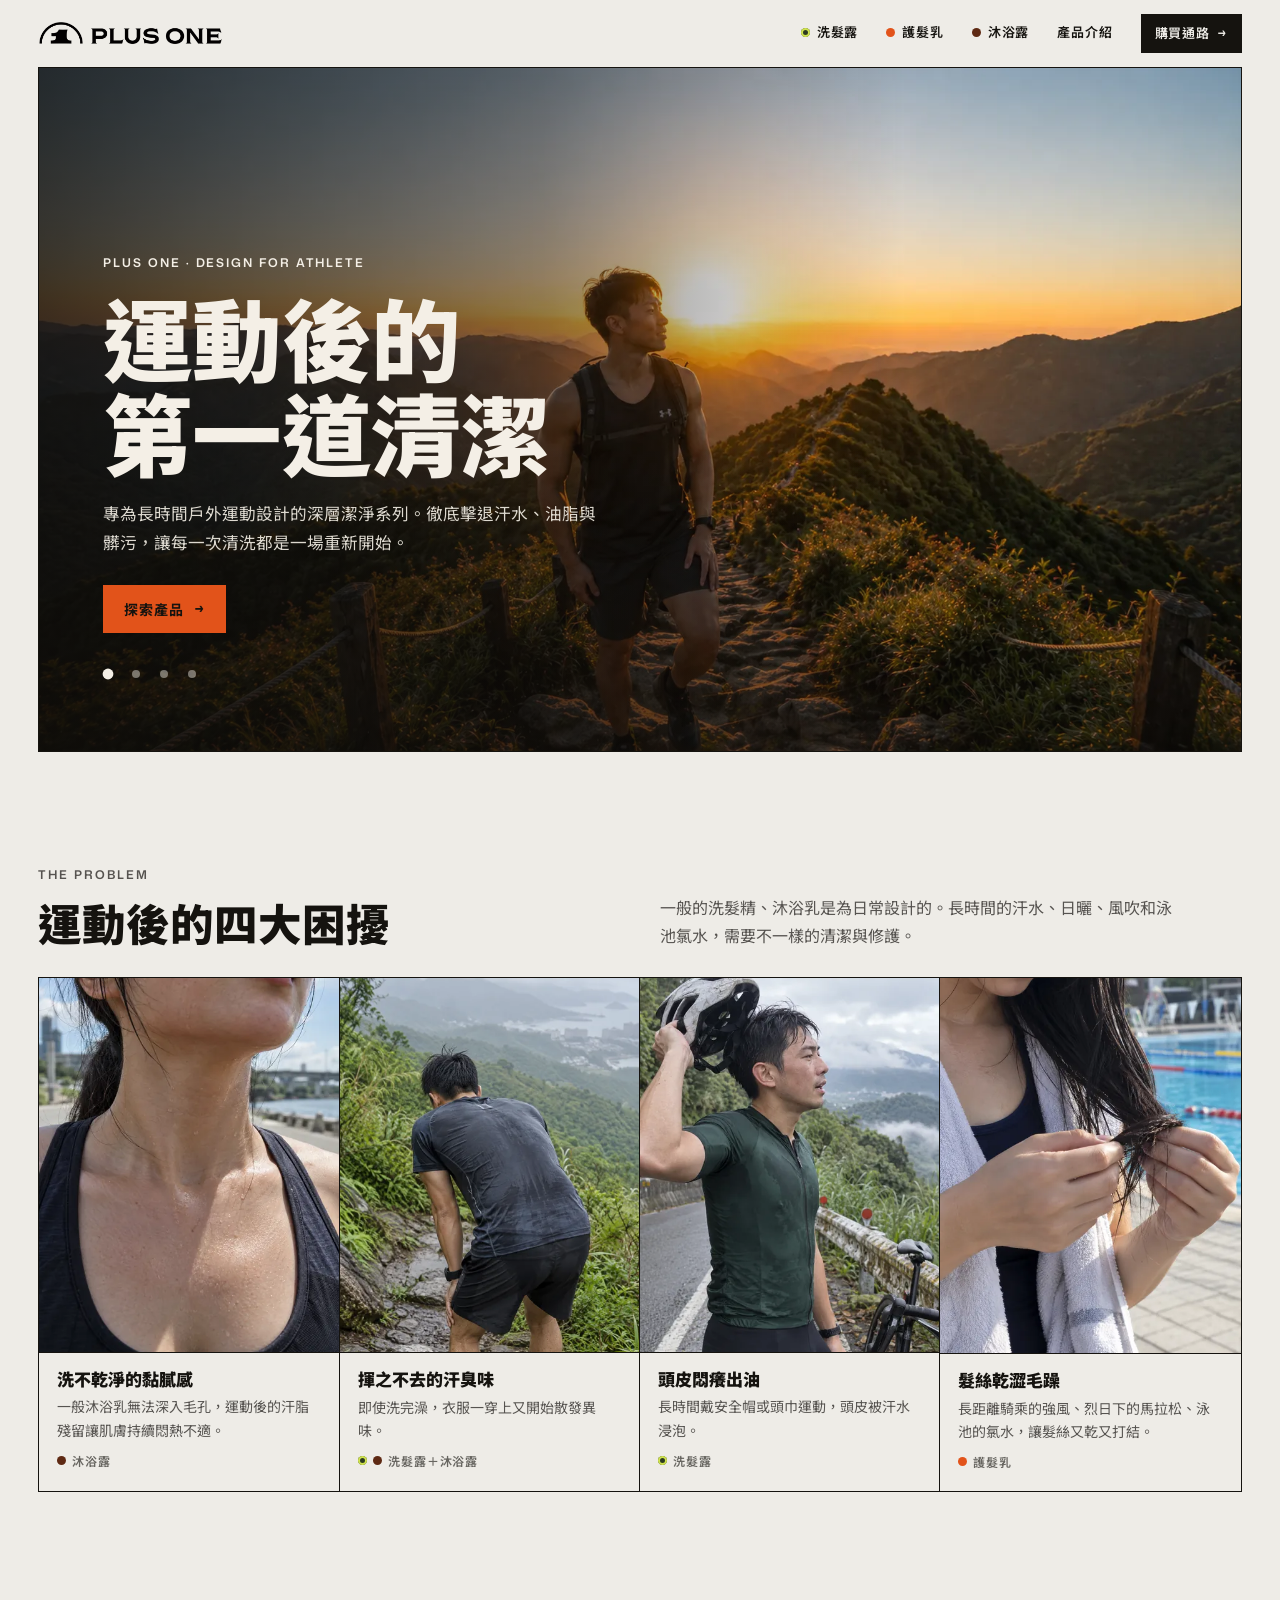
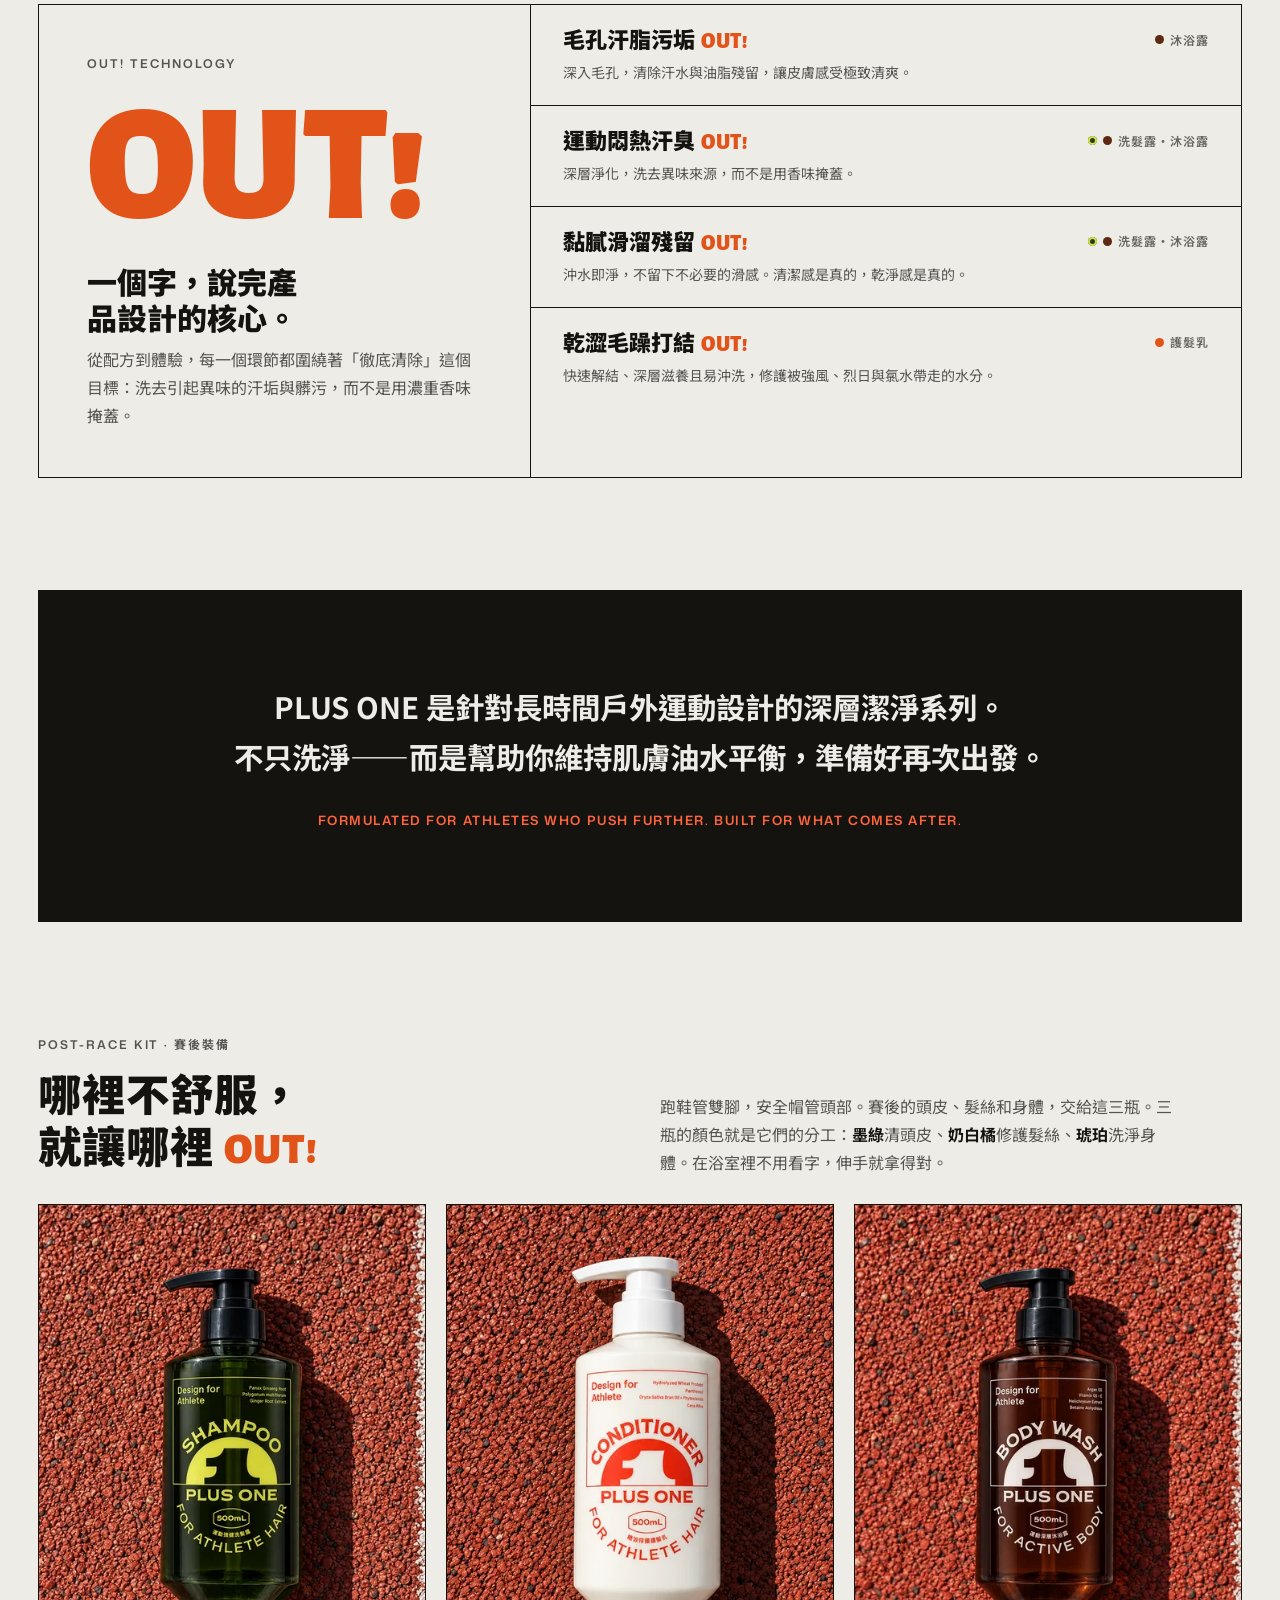
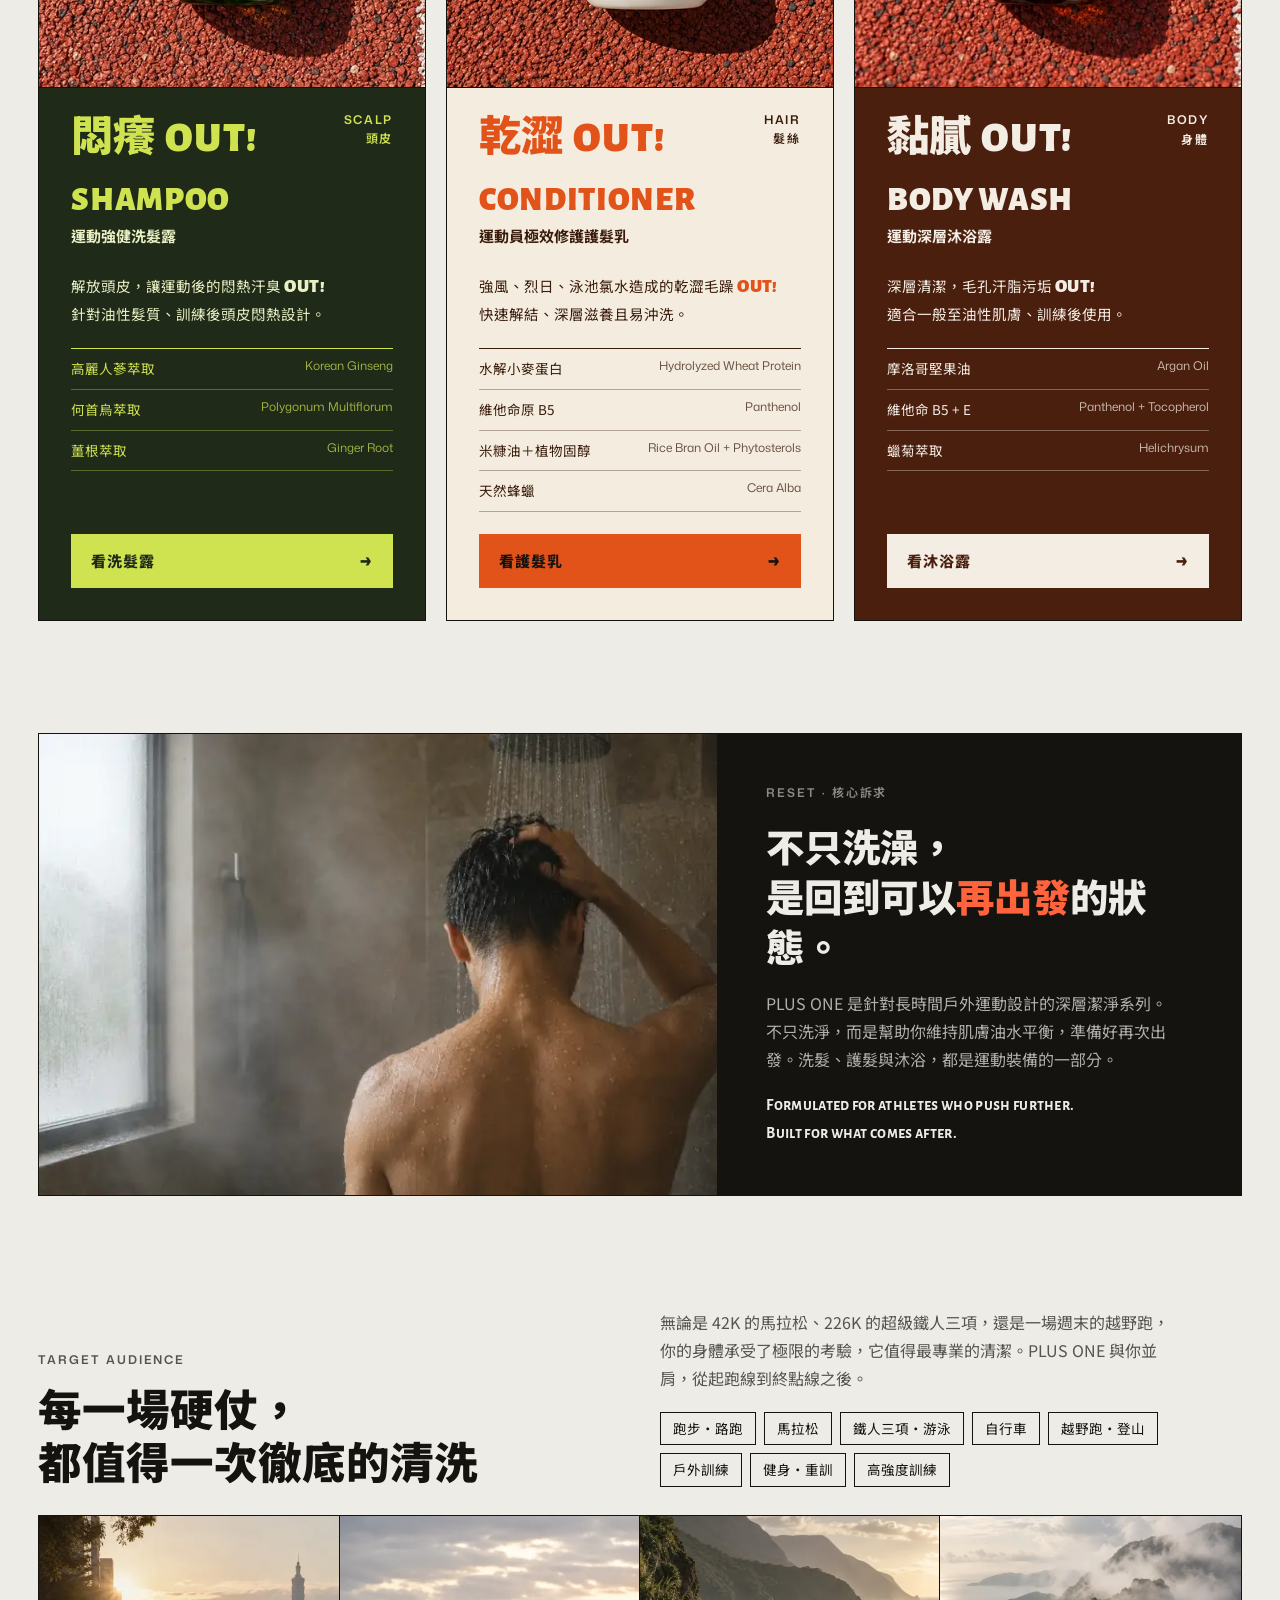
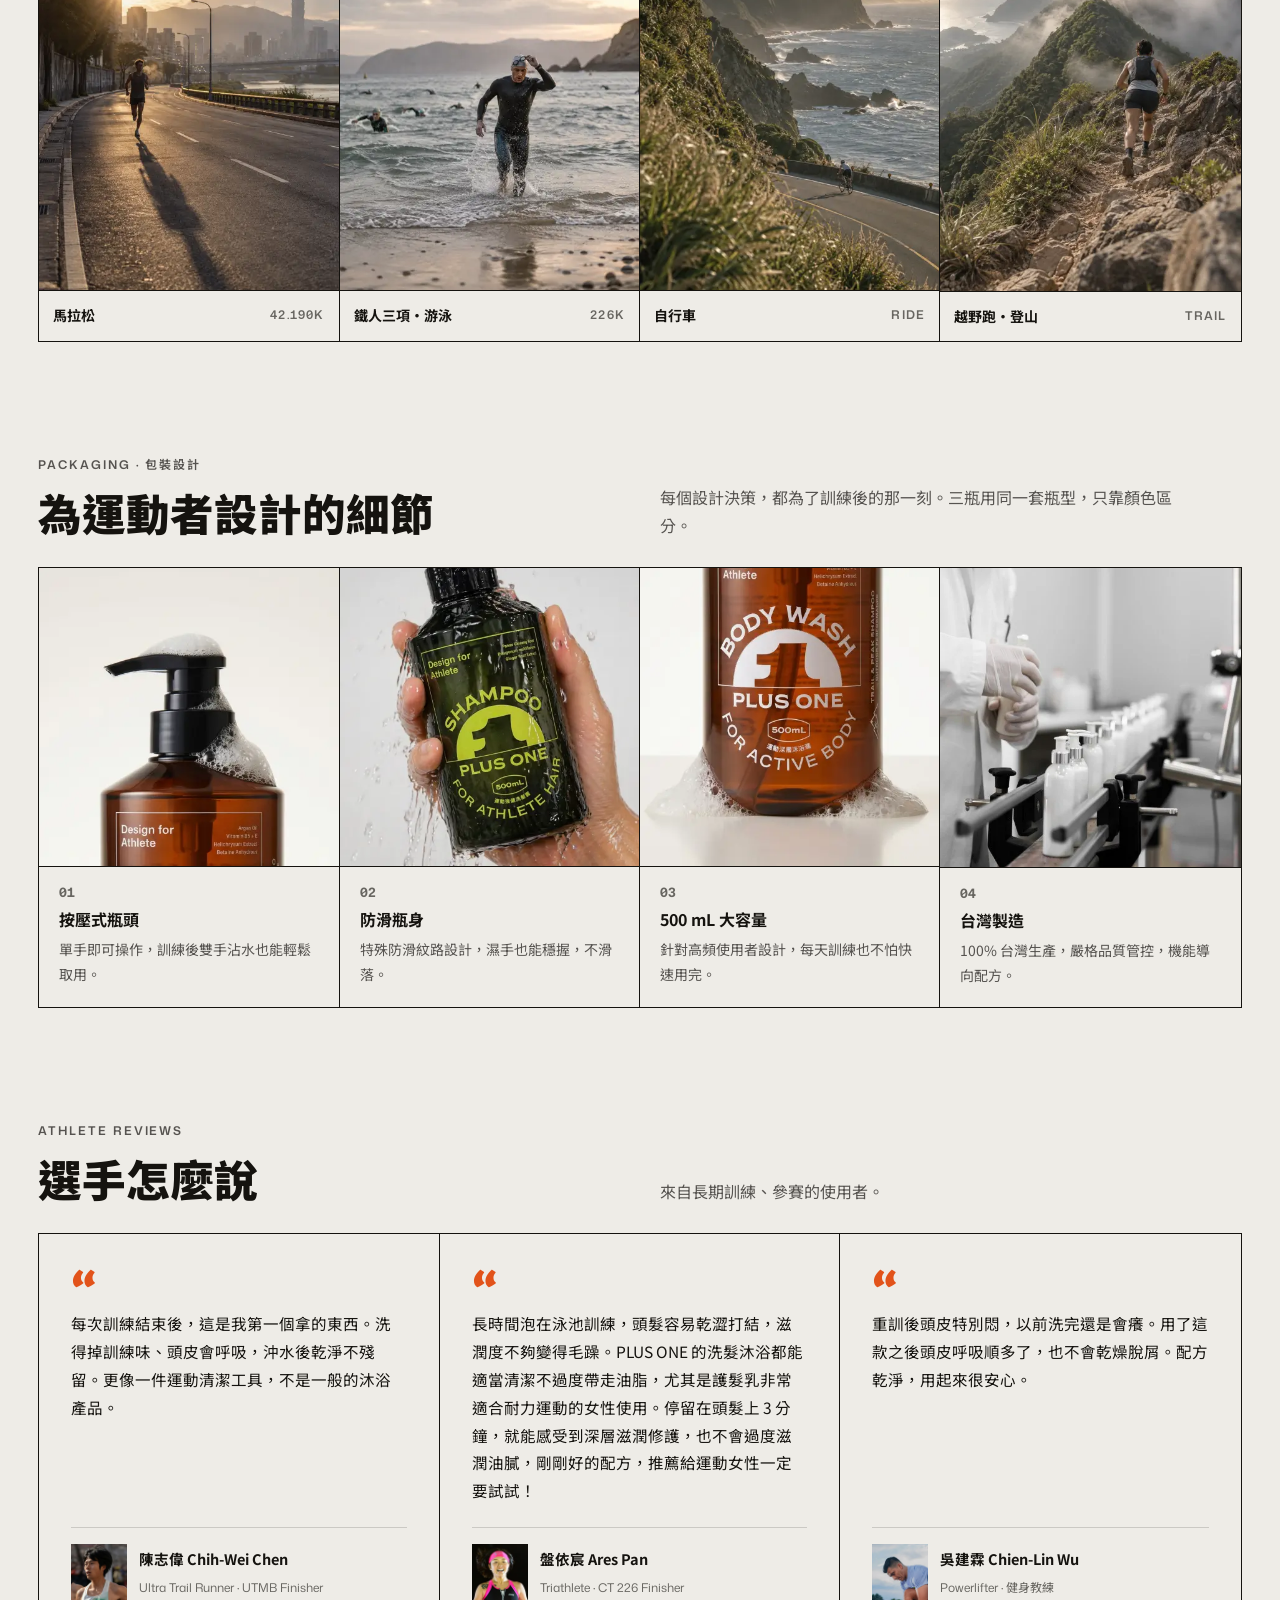
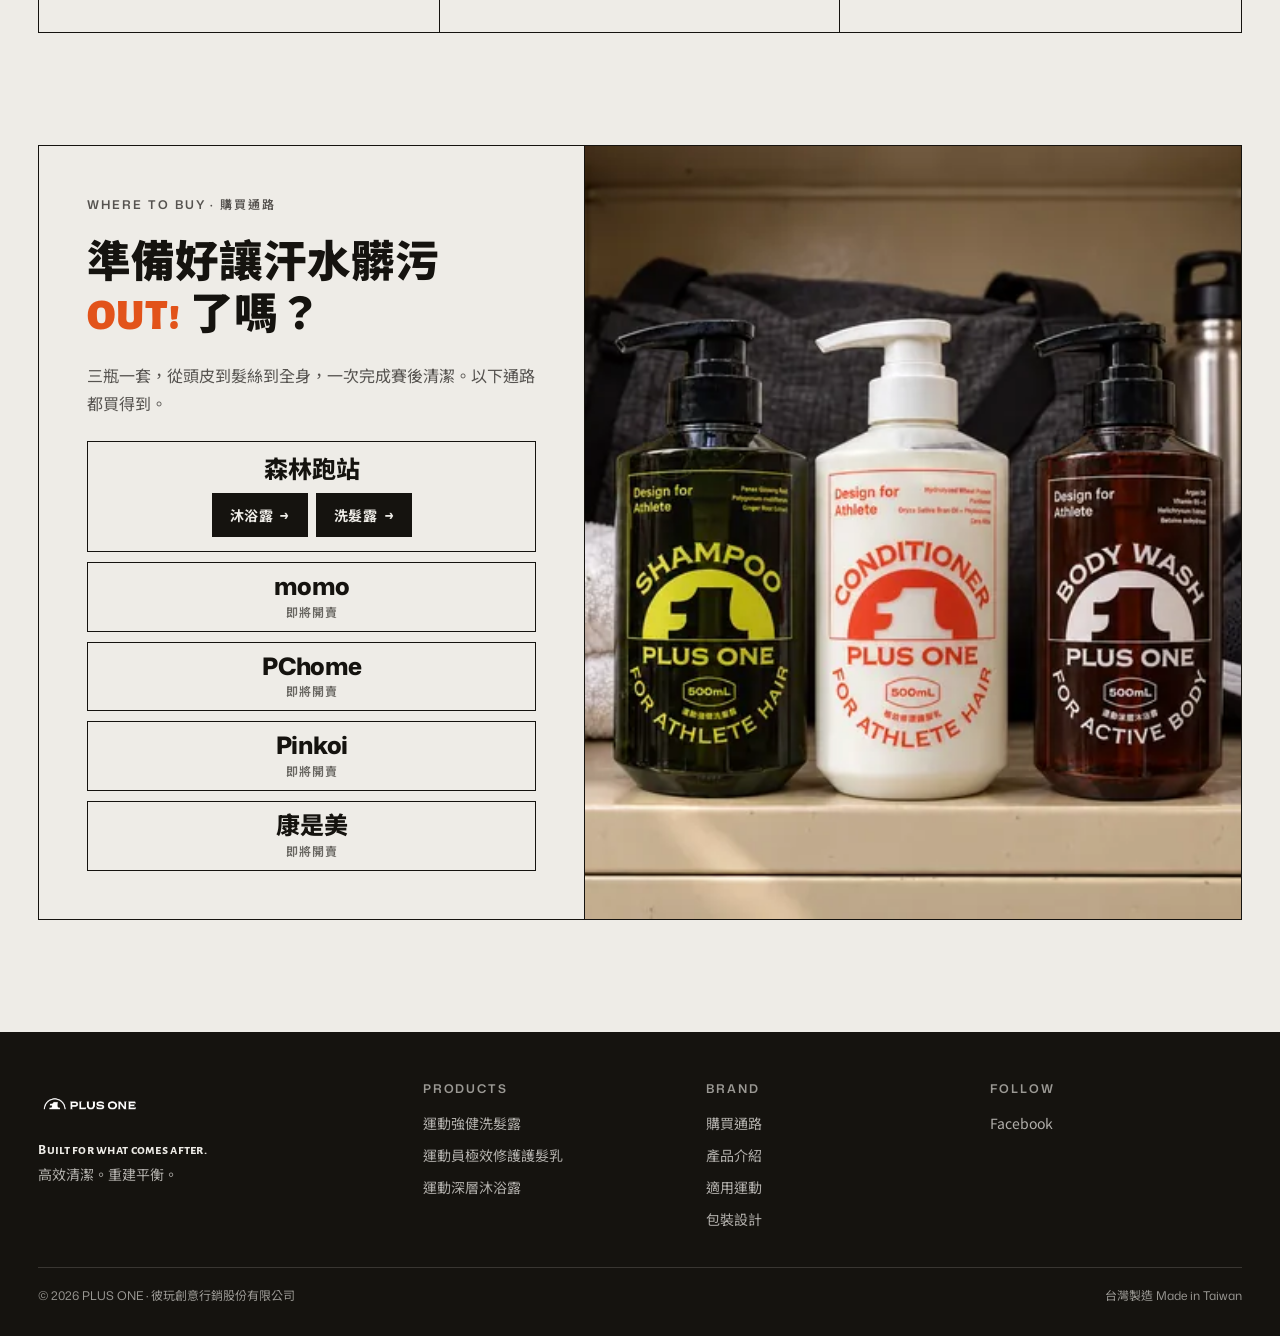
<file: index.html>
<!doctype html>
<html lang="zh-Hant-TW">
<head>
<meta charset="utf-8">
<meta name="robots" content="noindex, nofollow">
<meta name="viewport" content="width=device-width, initial-scale=1">
<title>PLUS ONE | 運動洗髮露・護髮乳・沐浴露｜賽後清潔裝備｜台灣製造</title>
<meta name="description" content="PLUS ONE 賽後清潔裝備：運動洗髮露、護髮乳、沐浴露。專為長時間戶外運動設計，照顧賽後的頭皮、髮絲與身體。台灣製造。">
<meta name="keywords" content="運動洗髮露,運動護髮乳,運動沐浴露,深層清潔,跑步清潔,鐵人三項,馬拉松,游泳護髮,台灣運動品牌,PLUS ONE,plusone">
<link rel="canonical" href="https://plusoneforathlete.com/">
<meta property="og:type" content="website">
<meta property="og:site_name" content="PLUS ONE">
<meta property="og:locale" content="zh_TW">
<meta property="og:url" content="https://plusoneforathlete.com/">
<meta property="og:title" content="PLUS ONE | 運動後的第一道清潔，就靠這 3 瓶">
<meta property="og:description" content="頭皮、髮絲、身體，各有一瓶。專為長時間戶外運動設計的賽後清潔裝備，台灣製造。">
<meta property="og:image" content="https://plusoneforathlete.com/assets/photos/OG-01.jpg">
<meta name="twitter:card" content="summary_large_image">
<link rel="icon" type="image/png" sizes="32x32" href="assets/Favicon/favicon-32x32.png">
<link rel="icon" type="image/png" sizes="196x196" href="assets/Favicon/favicon-196x196.png">
<link rel="apple-touch-icon" sizes="180x180" href="assets/Favicon/favicon-180x180.png">
<link rel="stylesheet" href="css/site.css?v=20261028a">
<script type="application/ld+json">
{
  "@context":"https://schema.org",
  "@graph":[
    {"@type":"Organization","name":"PLUS ONE","url":"https://plusoneforathlete.com","logo":"https://plusoneforathlete.com/assets/Logo_H.png","sameAs":["https://www.facebook.com/plusoneforathlete"]},
    {"@type":"WebSite","name":"PLUS ONE","url":"https://plusoneforathlete.com"}
  ]
}
</script>
</head>
<body>
<a class="skip" href="#main">跳到主要內容</a>

<header class="nav">
  <div class="nav-in">
    <a class="logo" href="index.html" aria-label="PLUS ONE 首頁"><img src="assets/Logo_H_trim.png" alt="PLUS ONE" width="184" height="24"></a>
    <button class="menu-btn" type="button" aria-expanded="false" aria-controls="menu" aria-label="開啟選單"><span></span><span></span><span></span></button>
    <nav id="menu" class="menu" aria-label="主選單">
      <a href="shampoo.html"><i class="dot sh"></i>洗髮露</a>
      <a href="conditioner.html"><i class="dot co"></i>護髮乳</a>
      <a href="body-wash.html"><i class="dot bw"></i>沐浴露</a>
      <a href="#system">產品介紹</a>
      <a class="nav-cta" href="#buy">購買通路 <span class="arr">→</span></a>
    </nav>
  </div>
</header>

<main id="main" class="wrap">

  <!-- 首屏 -->
  <section class="bh" aria-labelledby="bh-title">
    <!-- HR-01～04 暫用舊站 Hero-image，之後換成新拍的照片 -->
    <div class="bh-slides">
      <img class="on" src="assets/photos/HR-01.webp" srcset="assets/photos/HR-01-w480.webp 480w, assets/photos/HR-01-w720.webp 720w, assets/photos/HR-01-w1000.webp 1000w, assets/photos/HR-01.webp 1672w" sizes="(max-width:860px) 55vw, 100vw" alt="越野跑者站在山稜步道上" width="1672" height="941" fetchpriority="high" decoding="async">
      <img data-src="assets/photos/HR-02.webp" data-srcset="assets/photos/HR-02-w480.webp 480w, assets/photos/HR-02-w720.webp 720w, assets/photos/HR-02-w1000.webp 1000w, assets/photos/HR-02.webp 1672w" sizes="(max-width:860px) 55vw, 100vw" alt="跑者在田徑場跑道上慢跑" width="1672" height="941" decoding="async" style="object-position:center top">
      <img data-src="assets/photos/HR-03.webp" data-srcset="assets/photos/HR-03-w480.webp 480w, assets/photos/HR-03-w720.webp 720w, assets/photos/HR-03-w1000.webp 1000w, assets/photos/HR-03.webp 1672w" sizes="(max-width:860px) 55vw, 100vw" alt="自行車手騎在海岸公路上" width="1672" height="941" decoding="async" style="object-position:center top">
      <img data-src="assets/photos/HR-04.webp" data-srcset="assets/photos/HR-04-w480.webp 480w, assets/photos/HR-04-w720.webp 720w, assets/photos/HR-04-w1000.webp 1000w, assets/photos/HR-04.webp 1538w" sizes="(max-width:860px) 55vw, 100vw" alt="運動後在淋浴間沖洗頭髮" width="1538" height="1022" decoding="async" style="object-position:center top">
    </div>
    <div class="bh-in">
      <p class="k">Plus One · Design for Athlete</p>
      <h1 id="bh-title">運動後的<br>第一道清潔</h1>
      <p class="bh-sub">專為長時間戶外運動設計的深層潔淨系列。徹底擊退汗水、油脂與髒污，讓每一次清洗都是一場重新開始。</p>
      <div class="bh-cta"><a class="btn bh-btn" href="#system">探索產品 <span class="arr">→</span></a></div>
      <div class="bh-dots" role="group" aria-label="切換主視覺照片">
        <button type="button" class="on" aria-label="第 1 張照片" aria-pressed="true"></button>
        <button type="button" aria-label="第 2 張照片" aria-pressed="false"></button>
        <button type="button" aria-label="第 3 張照片" aria-pressed="false"></button>
        <button type="button" aria-label="第 4 張照片" aria-pressed="false"></button>
      </div>
    </div>
  </section>

  <!-- 困擾 -->
  <section class="sec" id="problems" aria-labelledby="problems-title">
    <div class="sec-head">
      <div><p class="k">The Problem</p><h2 id="problems-title">運動後的四大困擾</h2></div>
      <p>一般的洗髮精、沐浴乳是為日常設計的。長時間的汗水、日曬、風吹和泳池氯水，需要不一樣的清潔與修護。</p>
    </div>
    <ul class="problems">
      <li>
        <div class="ph has-img" data-shot="PR-01"><img src="assets/photos/PR-01.webp?v=20261019" srcset="assets/photos/PR-01-w480.webp?v=20261019 480w, assets/photos/PR-01-w720.webp?v=20261019 720w, assets/photos/PR-01.webp?v=20261019 1024w" sizes="(max-width:860px) 55vw, 24vw" alt="汗濕黏膩的皮膚特寫" width="1024" height="1536" loading="lazy" decoding="async"></div>
        <div class="tx"><h3>洗不乾淨的黏膩感</h3><p>一般沐浴乳無法深入毛孔，運動後的汗脂殘留讓肌膚持續悶熱不適。</p><span class="fix"><i class="dot bw"></i>沐浴露</span></div>
      </li>
      <li>
        <div class="ph has-img" data-shot="PR-02"><img src="assets/photos/PR-02.webp?v=20261019" srcset="assets/photos/PR-02-w480.webp?v=20261019 480w, assets/photos/PR-02-w720.webp?v=20261019 720w, assets/photos/PR-02.webp?v=20261019 1024w" sizes="(max-width:860px) 55vw, 24vw" alt="訓練後汗濕的運動衣" width="1024" height="1536" loading="lazy" decoding="async"></div>
        <div class="tx"><h3>揮之不去的汗臭味</h3><p>即使洗完澡，衣服一穿上又開始散發異味。</p><span class="fix"><i class="dot sh"></i><i class="dot bw"></i>洗髮露＋沐浴露</span></div>
      </li>
      <li>
        <div class="ph has-img" data-shot="PR-03"><img src="assets/photos/PR-03.webp?v=20261019" srcset="assets/photos/PR-03-w480.webp?v=20261019 480w, assets/photos/PR-03-w720.webp?v=20261019 720w, assets/photos/PR-03.webp?v=20261019 1024w" sizes="(max-width:860px) 55vw, 24vw" alt="摘下安全帽、汗濕的頭髮" width="1024" height="1536" loading="lazy" decoding="async"></div>
        <div class="tx"><h3>頭皮悶癢出油</h3><p>長時間戴安全帽或頭巾運動，頭皮被汗水浸泡。</p><span class="fix"><i class="dot sh"></i>洗髮露</span></div>
      </li>
      <li>
        <div class="ph has-img" data-shot="PR-04"><img src="assets/photos/PR-04.webp?v=20261019" srcset="assets/photos/PR-04-w480.webp?v=20261019 480w, assets/photos/PR-04-w720.webp?v=20261019 720w, assets/photos/PR-04.webp?v=20261019 1024w" sizes="(max-width:860px) 55vw, 24vw" alt="泳後乾澀打結的髮尾" width="1024" height="1536" loading="lazy" decoding="async"></div>
        <div class="tx"><h3>髮絲乾澀毛躁</h3><p>長距離騎乘的強風、烈日下的馬拉松、泳池的氯水，讓髮絲又乾又打結。</p><span class="fix"><i class="dot co"></i>護髮乳</span></div>
      </li>
    </ul>
  </section>

  <!-- OUT! -->
  <section class="sec" id="out" aria-labelledby="out-title">
    <div class="outsec">
      <div class="outsec-l">
        <p class="k">OUT! Technology</p>
        <div class="big" aria-hidden="true">OUT!</div>
        <div>
          <h2 id="out-title" style="font-size:clamp(22px,2.4vw,30px);font-weight:900">一個字，說完產品設計的核心。</h2>
          <p style="margin-top:10px">從配方到體驗，每一個環節都圍繞著「徹底清除」這個目標：洗去引起異味的汗垢與髒污，而不是用濃重香味掩蓋。</p>
        </div>
      </div>
      <ul class="outlist">
        <li><h3>毛孔汗脂污垢<span class="out">OUT!</span></h3><span class="by"><i class="dot bw"></i>沐浴露</span><p>深入毛孔，清除汗水與油脂殘留，讓皮膚感受極致清爽。</p></li>
        <li><h3>運動悶熱汗臭<span class="out">OUT!</span></h3><span class="by"><i class="dot sh"></i><i class="dot bw"></i>洗髮露・沐浴露</span><p>深層淨化，洗去異味來源，而不是用香味掩蓋。</p></li>
        <li><h3>黏膩滑溜殘留<span class="out">OUT!</span></h3><span class="by"><i class="dot sh"></i><i class="dot bw"></i>洗髮露・沐浴露</span><p>沖水即淨，不留下不必要的滑感。清潔感是真的，乾淨感是真的。</p></li>
        <li><h3>乾澀毛躁打結<span class="out">OUT!</span></h3><span class="by"><i class="dot co"></i>護髮乳</span><p>快速解結、深層滋養且易沖洗，修護被強風、烈日與氯水帶走的水分。</p></li>
      </ul>
    </div>
  </section>

  <!-- 品牌引言 -->
  <section class="sec" id="intro" aria-label="品牌引言">
    <div class="intro">
      <p class="intro-zh">PLUS ONE 是針對長時間戶外運動設計的深層潔淨系列。<br>不只洗淨——而是幫助你維持肌膚油水平衡，準備好再次出發。</p>
      <p class="intro-en">Formulated for athletes who push further. Built for what comes after.</p>
    </div>
  </section>

  <!-- 三瓶系統 -->
  <section class="sec" id="system" aria-labelledby="system-title">
    <div class="sec-head">
      <div><p class="k">Post-Race Kit · 賽後裝備</p><h2 id="system-title">哪裡不舒服，<br>就讓哪裡 <span class="out" style="color:var(--co-fg)">OUT!</span></h2></div>
      <p>跑鞋管雙腳，安全帽管頭部。賽後的頭皮、髮絲和身體，交給這三瓶。三瓶的顏色就是它們的分工：<b>墨綠</b>清頭皮、<b>奶白橘</b>修護髮絲、<b>琥珀</b>洗淨身體。在浴室裡不用看字，伸手就拿得對。</p>
    </div>
    <div class="panels">
      <article class="panel p-sh">
        <a class="shot" href="shampoo.html" tabindex="-1" aria-hidden="true"><div class="ph has-img on-sh"><img src="assets/photos/PK-SH.webp?v=20261019" srcset="assets/photos/PK-SH-w480.webp?v=20261019 480w, assets/photos/PK-SH-w720.webp?v=20261019 720w, assets/photos/PK-SH.webp?v=20261019 819w" sizes="(max-width:860px) 100vw, 33vw" alt="洗髮露主圖" width="819" height="1024" loading="lazy" decoding="async"></div></a>
        <div class="top"><span class="step">悶癢 <span class="out">OUT!</span></span><span class="when">Scalp<br>頭皮</span></div>
        <div><h3>SHAMPOO</h3><p class="zh">運動強健洗髮露</p></div>
        <p class="claim">解放頭皮，讓運動後的悶熱汗臭 <span class="out">OUT!</span><br>針對油性髮質、訓練後頭皮悶熱設計。</p>
        <ul class="ing">
          <li>高麗人蔘萃取<span>Korean Ginseng</span></li>
          <li>何首烏萃取<span>Polygonum Multiflorum</span></li>
          <li>薑根萃取<span>Ginger Root</span></li>
        </ul>
        <a class="more" href="shampoo.html">看洗髮露 <span class="arr">→</span></a>
      </article>
      <article class="panel p-co">
        <a class="shot" href="conditioner.html" tabindex="-1" aria-hidden="true"><div class="ph has-img on-co"><img src="assets/photos/PK-CO.webp?v=20261019b" srcset="assets/photos/PK-CO-w480.webp?v=20261019b 480w, assets/photos/PK-CO-w720.webp?v=20261019b 720w, assets/photos/PK-CO.webp?v=20261019b 819w" sizes="(max-width:860px) 100vw, 33vw" alt="護髮乳主圖" width="819" height="1024" loading="lazy" decoding="async"></div></a>
        <div class="top"><span class="step">乾澀 <span class="out">OUT!</span></span><span class="when">Hair<br>髮絲</span></div>
        <div><h3>CONDITIONER</h3><p class="zh">運動員極效修護護髮乳</p></div>
        <p class="claim">強風、烈日、泳池氯水造成的乾澀毛躁 <span class="out">OUT!</span><br>快速解結、深層滋養且易沖洗。</p>
        <ul class="ing">
          <li>水解小麥蛋白<span>Hydrolyzed Wheat Protein</span></li>
          <li>維他命原 B5<span>Panthenol</span></li>
          <li>米糠油＋植物固醇<span>Rice Bran Oil + Phytosterols</span></li>
          <li>天然蜂蠟<span>Cera Alba</span></li>
        </ul>
        <a class="more" href="conditioner.html">看護髮乳 <span class="arr">→</span></a>
      </article>
      <article class="panel p-bw">
        <a class="shot" href="body-wash.html" tabindex="-1" aria-hidden="true"><div class="ph has-img on-bw"><img src="assets/photos/PK-BW.webp?v=20261019" srcset="assets/photos/PK-BW-w480.webp?v=20261019 480w, assets/photos/PK-BW-w720.webp?v=20261019 720w, assets/photos/PK-BW.webp?v=20261019 819w" sizes="(max-width:860px) 100vw, 33vw" alt="沐浴露主圖" width="819" height="1024" loading="lazy" decoding="async"></div></a>
        <div class="top"><span class="step">黏膩 <span class="out">OUT!</span></span><span class="when">Body<br>身體</span></div>
        <div><h3>BODY WASH</h3><p class="zh">運動深層沐浴露</p></div>
        <p class="claim">深層清潔，毛孔汗脂污垢 <span class="out">OUT!</span><br>適合一般至油性肌膚、訓練後使用。</p>
        <ul class="ing">
          <li>摩洛哥堅果油<span>Argan Oil</span></li>
          <li>維他命 B5 + E<span>Panthenol + Tocopherol</span></li>
          <li>蠟菊萃取<span>Helichrysum</span></li>
        </ul>
        <a class="more" href="body-wash.html">看沐浴露 <span class="arr">→</span></a>
      </article>
    </div>
  </section>

  <!-- 品牌宣言 -->
  <section class="sec" id="brand" aria-labelledby="brand-title">
    <div class="manifesto">
      <div class="ph has-img dark br01" data-shot="BR-01"><img src="assets/photos/BR-01.webp?v=2" srcset="assets/photos/BR-01-w480.webp?v=2 480w, assets/photos/BR-01-w720.webp?v=2 720w, assets/photos/BR-01-w1000.webp?v=2 1000w, assets/photos/BR-01.webp?v=2 1536w" sizes="(max-width:860px) 55vw, 55vw" alt="運動後在淋浴間沖洗頭髮的男性背影" width="1536" height="1024" loading="lazy" decoding="async"></div>
      <div class="tx">
        <p class="k">RESET · 核心訴求</p>
        <blockquote id="brand-title">不只洗澡，<br>是回到可以<em>再出發</em>的狀態。</blockquote>
        <p>PLUS ONE 是針對長時間戶外運動設計的深層潔淨系列。不只洗淨，而是幫助你維持肌膚油水平衡，準備好再次出發。洗髮、護髮與沐浴，都是運動裝備的一部分。</p>
        <p class="en" style="color:var(--paper);font-weight:700">Formulated for athletes who push further.<br>Built for what comes after.</p>
      </div>
    </div>
  </section>

  <!-- 適用運動 -->
  <section class="sec" id="sports" aria-labelledby="sports-title">
    <div class="sec-head">
      <div><p class="k">Target Audience</p><h2 id="sports-title">每一場硬仗，<br>都值得一次徹底的清洗</h2></div>
      <div>
        <p>無論是 42K 的馬拉松、226K 的超級鐵人三項，還是一場週末的越野跑，你的身體承受了極限的考驗，它值得最專業的清潔。PLUS ONE 與你並肩，從起跑線到終點線之後。</p>
        <ul class="taglist">
          <li>跑步・路跑</li><li>馬拉松</li><li>鐵人三項・游泳</li><li>自行車</li><li>越野跑・登山</li><li>戶外訓練</li><li>健身・重訓</li><li>高強度訓練</li>
        </ul>
      </div>
    </div>
    <div class="sports">
      <figure><div class="ph has-img" data-shot="SP-01"><img src="assets/photos/SP-01.webp" srcset="assets/photos/SP-01-w480.webp 480w, assets/photos/SP-01-w720.webp 720w, assets/photos/SP-01.webp 1024w" sizes="(max-width:860px) 55vw, 24vw" alt="清晨路跑／馬拉松" width="1024" height="1536" loading="lazy" decoding="async"></div><figcaption>馬拉松<span>42.195K</span></figcaption></figure>
      <figure><div class="ph has-img" data-shot="SP-02"><img src="assets/photos/SP-02.webp" srcset="assets/photos/SP-02-w480.webp 480w, assets/photos/SP-02-w720.webp 720w, assets/photos/SP-02.webp 1024w" sizes="(max-width:860px) 55vw, 24vw" alt="鐵人三項，游泳出水" width="1024" height="1536" loading="lazy" decoding="async"></div><figcaption>鐵人三項・游泳<span>226K</span></figcaption></figure>
      <figure><div class="ph has-img" data-shot="SP-03"><img src="assets/photos/SP-03.webp" srcset="assets/photos/SP-03-w480.webp 480w, assets/photos/SP-03-w720.webp 720w, assets/photos/SP-03.webp 1024w" sizes="(max-width:860px) 55vw, 24vw" alt="海岸公路自行車" width="1024" height="1536" loading="lazy" decoding="async"></div><figcaption>自行車<span>Ride</span></figcaption></figure>
      <figure><div class="ph has-img" data-shot="SP-04"><img src="assets/photos/SP-04.webp" srcset="assets/photos/SP-04-w480.webp 480w, assets/photos/SP-04-w720.webp 720w, assets/photos/SP-04.webp 1024w" sizes="(max-width:860px) 55vw, 24vw" alt="山徑越野跑" width="1024" height="1536" loading="lazy" decoding="async"></div><figcaption>越野跑・登山<span>Trail</span></figcaption></figure>
    </div>
  </section>

  <!-- 包裝細節 -->
  <section class="sec" id="packaging" aria-labelledby="pack-title">
    <div class="sec-head">
      <div><p class="k">Packaging · 包裝設計</p><h2 id="pack-title">為運動者設計的細節</h2></div>
      <p>每個設計決策，都為了訓練後的那一刻。三瓶用同一套瓶型，只靠顏色區分。</p>
    </div>
    <ol class="pack4">
      <li><div class="ph has-img"><img src="assets/photos/PKG-A1.webp" srcset="assets/photos/PKG-A1-w480.webp 480w, assets/photos/PKG-A1-w720.webp 720w, assets/photos/PKG-A1.webp 800w" sizes="(max-width:860px) 40vw, 24vw" alt="按壓式瓶頭" width="800" height="800" loading="lazy" decoding="async"></div><div class="tx"><span>01</span><b>按壓式瓶頭</b><p>單手即可操作，訓練後雙手沾水也能輕鬆取用。</p></div></li>
      <li><div class="ph has-img"><img src="assets/photos/PKG-A2.webp" srcset="assets/photos/PKG-A2-w480.webp 480w, assets/photos/PKG-A2-w720.webp 720w, assets/photos/PKG-A2.webp 800w" sizes="(max-width:860px) 40vw, 24vw" alt="防滑瓶身" width="800" height="800" loading="lazy" decoding="async"></div><div class="tx"><span>02</span><b>防滑瓶身</b><p>特殊防滑紋路設計，濕手也能穩握，不滑落。</p></div></li>
      <li><div class="ph has-img"><img src="assets/photos/PKG-A3.webp" srcset="assets/photos/PKG-A3-w480.webp 480w, assets/photos/PKG-A3-w720.webp 720w, assets/photos/PKG-A3.webp 800w" sizes="(max-width:860px) 40vw, 24vw" alt="500 mL 大容量" width="800" height="800" loading="lazy" decoding="async"></div><div class="tx"><span>03</span><b>500 mL 大容量</b><p>針對高頻使用者設計，每天訓練也不怕快速用完。</p></div></li>
      <li><div class="ph has-img"><img src="assets/photos/PKG-A4.webp" alt="台灣製造" width="500" height="500" loading="lazy" decoding="async"></div><div class="tx"><span>04</span><b>台灣製造</b><p>100% 台灣生產，嚴格品質管控，機能導向配方。</p></div></li>
    </ol>
  </section>

  <!-- 評價 -->
  <section class="sec" id="reviews" aria-labelledby="reviews-title">
    <div class="sec-head">
      <div><p class="k">Athlete Reviews</p><h2 id="reviews-title">選手怎麼說</h2></div>
      <p>來自長期訓練、參賽的使用者。</p>
    </div>
    <div class="reviews">
      <figure class="review">
        <blockquote>每次訓練結束後，這是我第一個拿的東西。洗得掉訓練味、頭皮會呼吸，沖水後乾淨不殘留。更像一件運動清潔工具，不是一般的沐浴產品。</blockquote>
        <figcaption class="who"><div class="ph has-img" data-shot="RV-01"><img src="assets/photos/RV-01.webp" alt="陳志偉" width="240" height="240" loading="lazy" decoding="async"></div><div><b>陳志偉 Chih-Wei Chen</b><small>Ultra Trail Runner · UTMB Finisher</small></div></figcaption>
      </figure>
      <figure class="review">
        <blockquote>長時間泡在泳池訓練，頭髮容易乾澀打結，滋潤度不夠變得毛躁。PLUS ONE 的洗髮沐浴都能適當清潔不過度帶走油脂，尤其是護髮乳非常適合耐力運動的女性使用。停留在頭髮上 3 分鐘，就能感受到深層滋潤修護，也不會過度滋潤油膩，剛剛好的配方，推薦給運動女性一定要試試！</blockquote>
        <figcaption class="who"><div class="ph has-img" data-shot="RV-04"><img src="assets/photos/RV-04.webp" alt="盤依宸" width="240" height="240" loading="lazy" decoding="async"></div><div><b>盤依宸 Ares Pan</b><small>Triathlete · CT 226 Finisher</small></div></figcaption>
      </figure>
      <figure class="review">
        <blockquote>重訓後頭皮特別悶，以前洗完還是會癢。用了這款之後頭皮呼吸順多了，也不會乾燥脫屑。配方乾淨，用起來很安心。</blockquote>
        <figcaption class="who"><div class="ph has-img" data-shot="RV-03"><img src="assets/photos/RV-03.webp" alt="吳建霖" width="240" height="240" loading="lazy" decoding="async"></div><div><b>吳建霖 Chien-Lin Wu</b><small>Powerlifter · 健身教練</small></div></figcaption>
      </figure>
    </div>
  </section>

  <!-- 購買通路 -->
  <section class="sec" id="buy" aria-labelledby="buy-title">
    <div class="closing">
      <div class="tx">
        <p class="k">Where to Buy · 購買通路</p>
        <h2 id="buy-title">準備好讓汗水髒污<br><span class="out" style="color:var(--co-fg)">OUT!</span> 了嗎？</h2>
        <p>三瓶一套，從頭皮到髮絲到全身，一次完成賽後清潔。以下通路都買得到。</p>
        <!-- 通路連結上線後：在 <a> 加上 href="網址" target="_blank" rel="noopener"，拿掉 aria-disabled，並把「即將開賣」改成「前往購買 →」 -->
        <ul class="shops">
          <li><div class="shop is-live" data-shop="runbase"><b>森林跑站</b><span class="buy-links"><a href="https://www.runbase.tw/products/plusone-bodywash" target="_blank" rel="noopener" aria-label="在森林跑站購買沐浴露">沐浴露 <span class="arr">→</span></a><a href="https://www.runbase.tw/products/plusone-shampoo" target="_blank" rel="noopener" aria-label="在森林跑站購買洗髮露">洗髮露 <span class="arr">→</span></a></span></div></li>
          <li><a class="shop" data-shop="momo" aria-disabled="true"><b>momo</b><span class="st">即將開賣</span></a></li>
          <li><a class="shop" data-shop="pchome" aria-disabled="true"><b>PChome</b><span class="st">即將開賣</span></a></li>
          <li><a class="shop" data-shop="pinkoi" aria-disabled="true"><b>Pinkoi</b><span class="st">即將開賣</span></a></li>
          <li><a class="shop" data-shop="cosmed" aria-disabled="true"><b>康是美</b><span class="st">即將開賣</span></a></li>
        </ul>
      </div>
    <div class="ph has-img" data-shot="CL-01"><img src="assets/photos/CL-01.webp?v=20261019b" srcset="assets/photos/CL-01-w480.webp?v=20261019b 480w, assets/photos/CL-01-w720.webp?v=20261019b 720w, assets/photos/CL-01-w1000.webp?v=20261019b 1000w, assets/photos/CL-01.webp?v=20261019b 1400w" sizes="(max-width:860px) 55vw, 50vw" alt="三瓶並排在淋浴間置物架" width="1400" height="934" loading="lazy" decoding="async"></div>
    </div>
  </section>
</main>

<footer class="foot">
  <div class="foot-in">
    <div>
      <img src="assets/Logo_H_white.png" alt="PLUS ONE" width="103" height="44">
      <p class="slogan"><b>Built for what comes after.</b>高效清潔。重建平衡。</p>
    </div>
    <div><h2>Products</h2><ul><li><a href="shampoo.html">運動強健洗髮露</a></li><li><a href="conditioner.html">運動員極效修護護髮乳</a></li><li><a href="body-wash.html">運動深層沐浴露</a></li></ul></div>
    <div><h2>Brand</h2><ul><li><a href="index.html#buy">購買通路</a></li><li><a href="index.html#system">產品介紹</a></li><li><a href="index.html#sports">適用運動</a></li><li><a href="index.html#packaging">包裝設計</a></li></ul></div>
    <div><h2>Follow</h2><ul><li><a href="https://www.facebook.com/plusoneforathlete" target="_blank" rel="noopener">Facebook</a></li></ul></div>
    <div class="legal"><span>© 2026 PLUS ONE · 彼玩創意行銷股份有限公司</span><span>台灣製造 Made in Taiwan</span></div>
  </div>
</footer>
<script src="js/site.js?v=20261009h"></script>
</body>
</html>
</file>
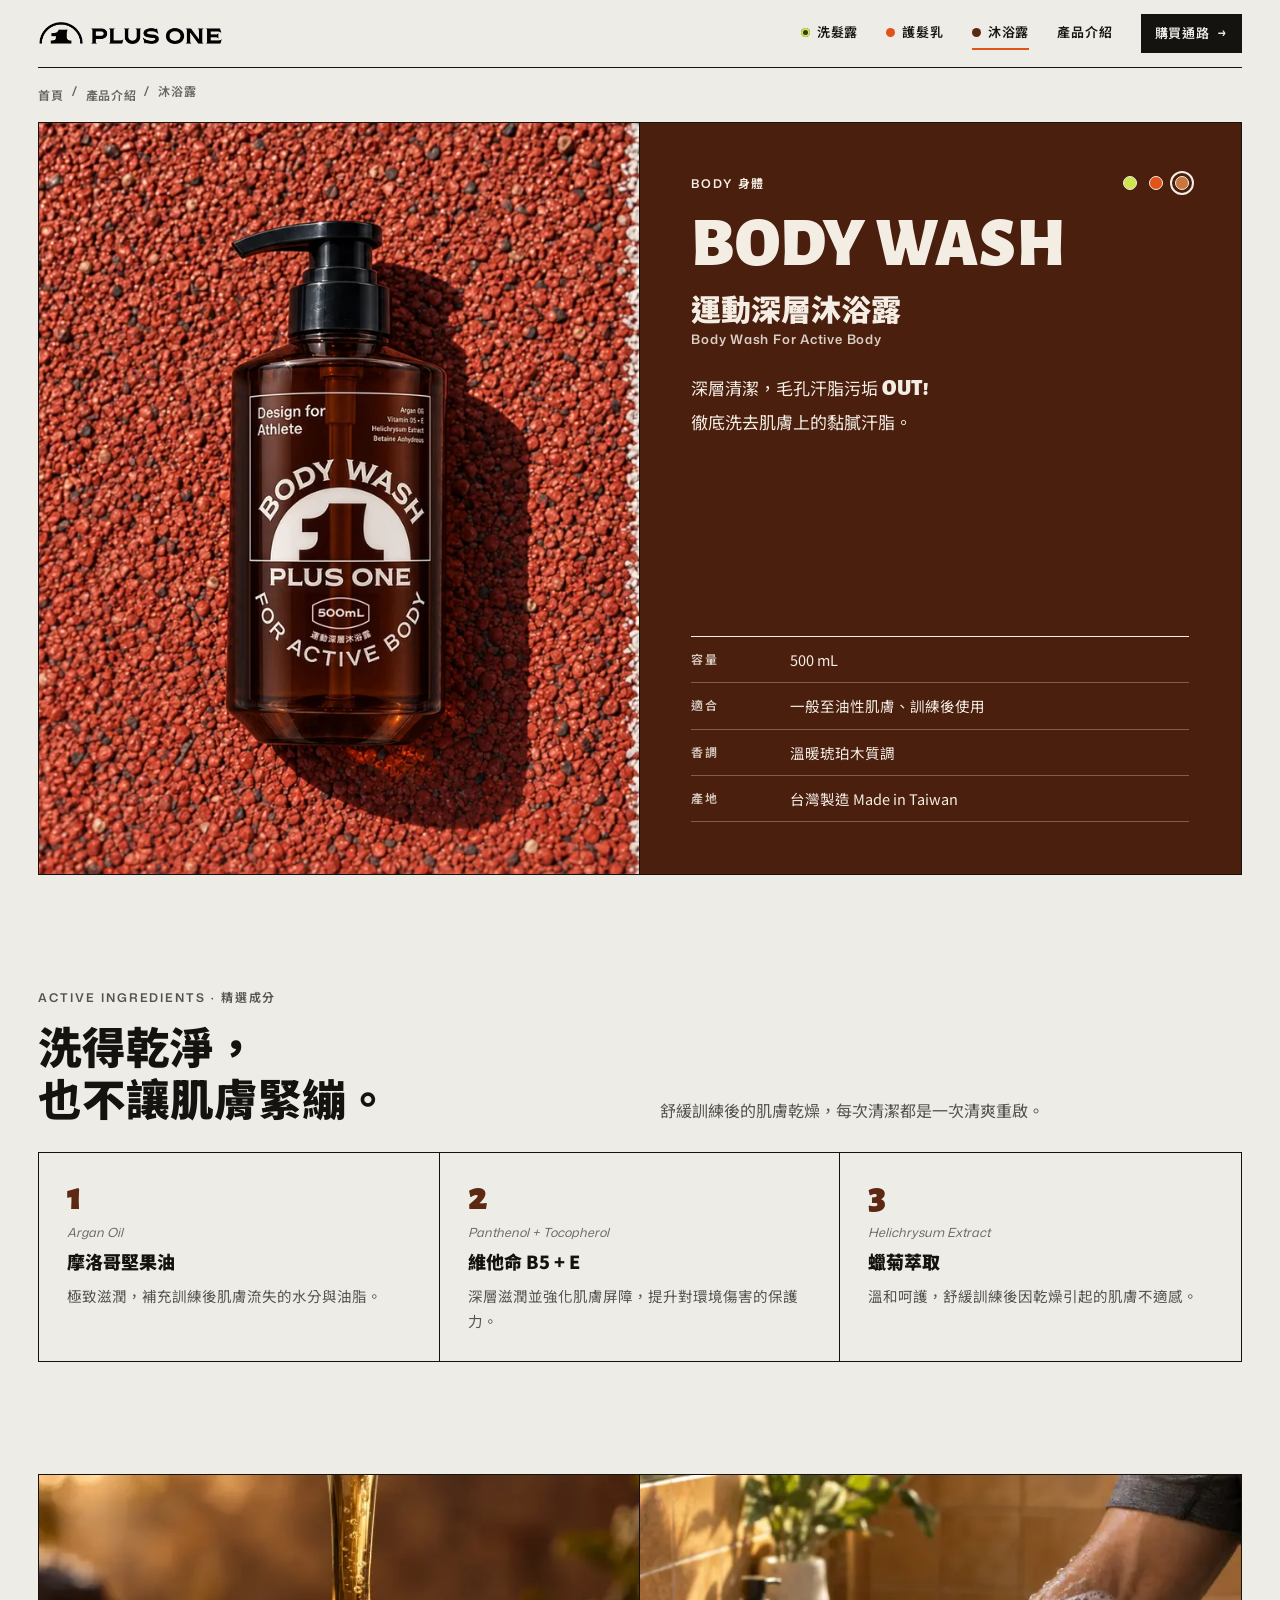
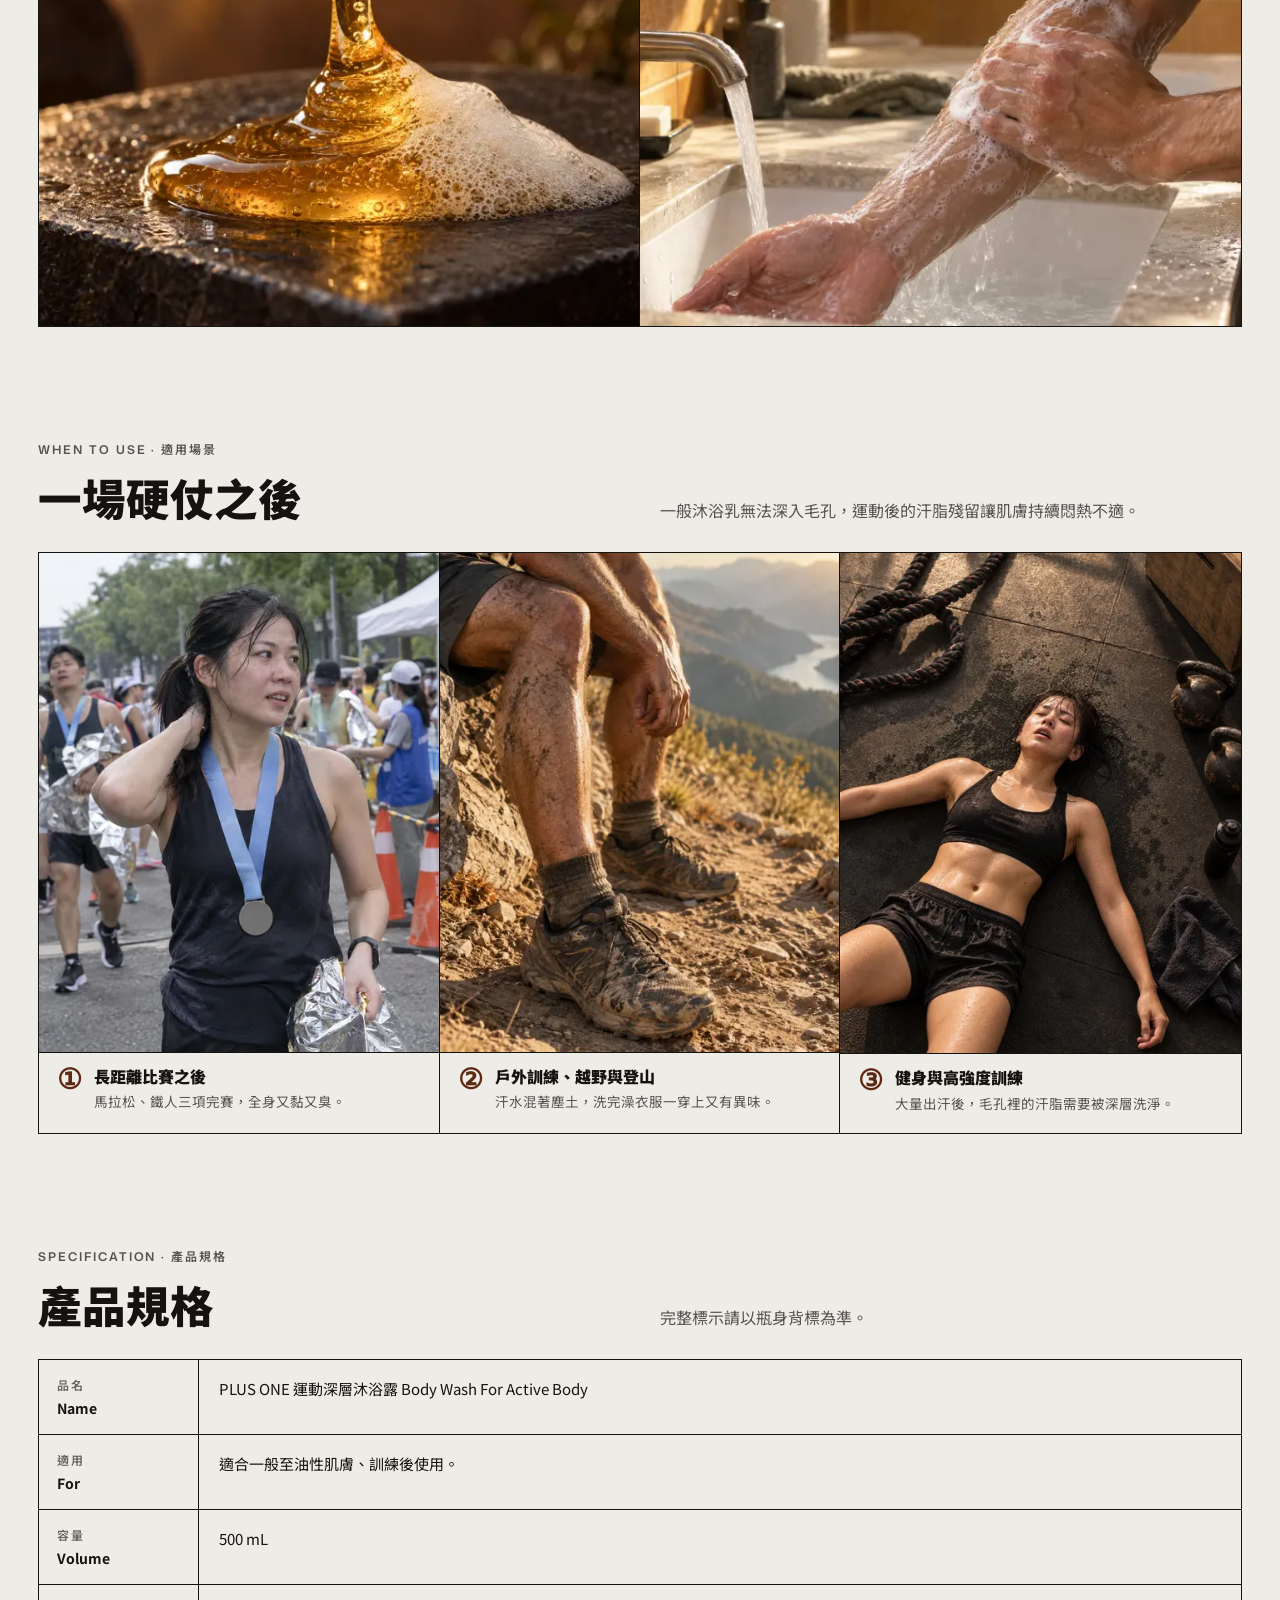
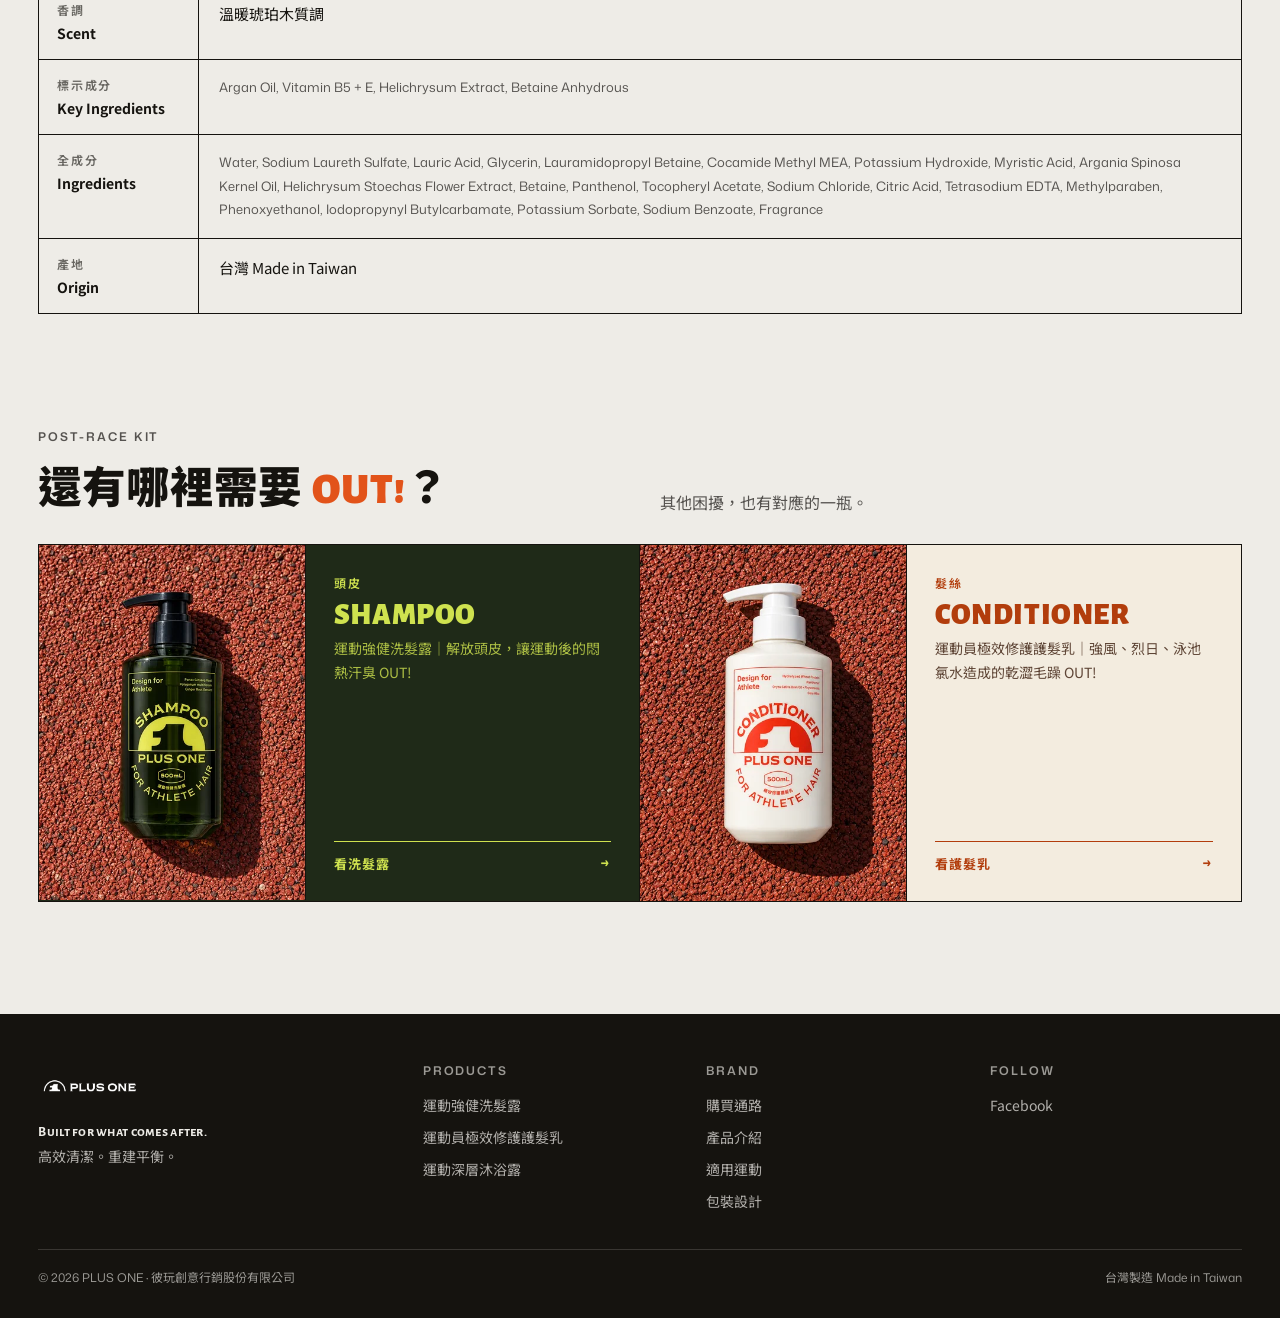
<file: body-wash.html>
<!doctype html>
<html lang="zh-Hant-TW">
<head>
<meta charset="utf-8">
<meta name="robots" content="noindex, nofollow">
<meta name="viewport" content="width=device-width, initial-scale=1">
<title>運動深層沐浴露 | PLUS ONE</title>
<meta name="description" content="PLUS ONE 運動深層沐浴露，徹底洗去肌膚上的黏膩汗脂。摩洛哥堅果油、維他命 B5 + E 與蠟菊萃取，深層清潔，毛孔汗脂污垢 OUT!。溫暖琥珀木質調，500 mL，台灣製造。">
<link rel="canonical" href="https://plusoneforathlete.com/body-wash.html">
<meta property="og:type" content="product">
<meta property="og:site_name" content="PLUS ONE">
<meta property="og:locale" content="zh_TW">
<meta property="og:url" content="https://plusoneforathlete.com/body-wash.html">
<meta property="og:title" content="運動深層沐浴露 | PLUS ONE">
<meta property="og:description" content="深層清潔，毛孔汗脂污垢 OUT! 適合一般至油性肌膚、訓練後使用。">
<meta property="og:image" content="https://plusoneforathlete.com/assets/photos/share-PK-BW.jpg">
<meta name="twitter:card" content="summary_large_image">
<link rel="icon" type="image/png" sizes="32x32" href="assets/Favicon/favicon-32x32.png">
<link rel="apple-touch-icon" sizes="180x180" href="assets/Favicon/favicon-180x180.png">
<link rel="stylesheet" href="css/site.css?v=20261028a">
<script type="application/ld+json">
{
  "@context":"https://schema.org",
  "@type":"Product",
  "name":"PLUS ONE 運動深層沐浴露",
  "alternateName":"Body Wash For Active Body",
  "brand":{"@type":"Brand","name":"PLUS ONE"},
  "description":"徹底洗去肌膚上的黏膩汗脂。適合一般至油性肌膚、訓練後使用。",
  "size":"500 mL",
  "countryOfOrigin":"TW",
  "url":"https://plusoneforathlete.com/body-wash.html",
  "offers":{"@type":"Offer","url":"https://www.runbase.tw/products/plusone-bodywash","price":"480","priceCurrency":"TWD"}
}
</script>
</head>
<body class="t-bw">
<a class="skip" href="#main">跳到主要內容</a>

<header class="nav">
  <div class="nav-in">
    <a class="logo" href="index.html" aria-label="PLUS ONE 首頁"><img src="assets/Logo_H_trim.png" alt="PLUS ONE" width="184" height="24"></a>
    <button class="menu-btn" type="button" aria-expanded="false" aria-controls="menu" aria-label="開啟選單"><span></span><span></span><span></span></button>
    <nav id="menu" class="menu" aria-label="主選單">
      <a href="shampoo.html"><i class="dot sh"></i>洗髮露</a>
      <a href="conditioner.html"><i class="dot co"></i>護髮乳</a>
      <a href="body-wash.html" aria-current="page"><i class="dot bw"></i>沐浴露</a>
      <a href="index.html#system">產品介紹</a>
      <a class="nav-cta" href="index.html#buy">購買通路 <span class="arr">→</span></a>
    </nav>
  </div>
</header>

<main id="main" class="wrap">
  <p class="crumb"><a href="index.html">首頁</a><span>/</span><a href="index.html#system">產品介紹</a><span>/</span><span>沐浴露</span></p>

  <section class="p-hero" aria-labelledby="p-title">
    <div class="ph has-img on-bw" data-shot="PK-BW"><img src="assets/photos/PK-BW.webp?v=20261019" srcset="assets/photos/PK-BW-w480.webp?v=20261019 480w, assets/photos/PK-BW-w720.webp?v=20261019 720w, assets/photos/PK-BW.webp?v=20261019 819w" sizes="(max-width:860px) 55vw, 48vw" alt="沐浴露主圖" width="819" height="1024" fetchpriority="high" decoding="async"></div>
    <div class="tx">
      <div class="stepline"><span>Body 身體</span>
        <span class="nums"><a class="d-sh" href="shampoo.html" aria-label="洗髮露"></a><a class="d-co" href="conditioner.html" aria-label="護髮乳"></a><span class="d-bw" aria-current="page" aria-label="目前這一瓶：沐浴露"></span></span></div>
      <div>
        <p class="en-name">BODY WASH</p>
        <h1 id="p-title" style="margin-top:14px">運動深層沐浴露</h1>
        <p class="sub">Body Wash For Active Body</p>
      </div>
      <p class="claim">深層清潔，毛孔汗脂污垢 <span class="out">OUT!</span><br>徹底洗去肌膚上的黏膩汗脂。</p>
      <dl class="facts">
        <div><dt>容量</dt><dd>500 mL</dd></div>
        <div><dt>適合</dt><dd>一般至油性肌膚、訓練後使用</dd></div>
        <div><dt>香調</dt><dd>溫暖琥珀木質調</dd></div>
        <div><dt>產地</dt><dd>台灣製造 Made in Taiwan</dd></div>
      </dl>
    </div>
  </section>

  <section class="sec" aria-labelledby="ing-title">
    <div class="sec-head">
      <div><p class="k">Active Ingredients · 精選成分</p><h2 id="ing-title">洗得乾淨，<br>也不讓肌膚緊繃。</h2></div>
      <p>舒緩訓練後的肌膚乾燥，每次清潔都是一次清爽重啟。</p>
    </div>
    <ol class="ingr" style="--n:3">
      <li><span class="no">1</span><i>Argan Oil</i><h3>摩洛哥堅果油</h3><p>極致滋潤，補充訓練後肌膚流失的水分與油脂。</p></li>
      <li><span class="no">2</span><i>Panthenol + Tocopherol</i><h3>維他命 B5 + E</h3><p>深層滋潤並強化肌膚屏障，提升對環境傷害的保護力。</p></li>
      <li><span class="no">3</span><i>Helichrysum Extract</i><h3>蠟菊萃取</h3><p>溫和呵護，舒緩訓練後因乾燥引起的肌膚不適感。</p></li>
    </ol>
  </section>

  <section class="sec" aria-label="質地與使用">
    <div class="duo on-bw">
      <div class="ph has-img" data-shot="BW-T"><img src="assets/photos/BW-T.webp" srcset="assets/photos/BW-T-w480.webp 480w, assets/photos/BW-T-w720.webp 720w, assets/photos/BW-T-w1000.webp 1000w, assets/photos/BW-T.webp 1400w" sizes="(max-width:860px) 55vw, 48vw" alt="琥珀色液體與泡沫特寫" width="1400" height="934" loading="lazy" decoding="async"></div>
      <div class="ph has-img" data-shot="BW-U"><img src="assets/photos/BW-U.webp" srcset="assets/photos/BW-U-w480.webp 480w, assets/photos/BW-U-w720.webp 720w, assets/photos/BW-U-w1000.webp 1000w, assets/photos/BW-U.webp 1400w" sizes="(max-width:860px) 55vw, 48vw" alt="淋浴中沖洗肩背" width="1400" height="934" loading="lazy" decoding="async"></div>
    </div>
  </section>

  <section class="sec" aria-labelledby="scene-title">
    <div class="sec-head">
      <div><p class="k">When to Use · 適用場景</p><h2 id="scene-title">一場硬仗之後</h2></div>
      <p>一般沐浴乳無法深入毛孔，運動後的汗脂殘留讓肌膚持續悶熱不適。</p>
    </div>
    <ul class="scenes">
      <li><div class="ph has-img" data-shot="BW-S1"><img src="assets/photos/BW-S1.webp?v=20261019" srcset="assets/photos/BW-S1-w480.webp?v=20261019 480w, assets/photos/BW-S1-w720.webp?v=20261019 720w, assets/photos/BW-S1.webp?v=20261019 1024w" sizes="(max-width:860px) 55vw, 32vw" alt="完賽後滿身汗水與鹽漬" width="1024" height="1536" loading="lazy" decoding="async"></div><div class="tx"><span>①</span><h3>長距離比賽之後</h3><p>馬拉松、鐵人三項完賽，全身又黏又臭。</p></div></li>
      <li><div class="ph has-img" data-shot="BW-S2"><img src="assets/photos/BW-S2.webp" srcset="assets/photos/BW-S2-w480.webp 480w, assets/photos/BW-S2-w720.webp 720w, assets/photos/BW-S2.webp 1024w" sizes="(max-width:860px) 55vw, 32vw" alt="戶外訓練後的塵土與汗水" width="1024" height="1536" loading="lazy" decoding="async"></div><div class="tx"><span>②</span><h3>戶外訓練、越野與登山</h3><p>汗水混著塵土，洗完澡衣服一穿上又有異味。</p></div></li>
      <li><div class="ph has-img" data-shot="BW-S3"><img src="assets/photos/BW-S3.webp?v=20261019" srcset="assets/photos/BW-S3-w480.webp?v=20261019 480w, assets/photos/BW-S3-w720.webp?v=20261019 720w, assets/photos/BW-S3.webp?v=20261019 1024w" sizes="(max-width:860px) 55vw, 32vw" alt="健身房高強度訓練後" width="1024" height="1536" loading="lazy" decoding="async"></div><div class="tx"><span>③</span><h3>健身與高強度訓練</h3><p>大量出汗後，毛孔裡的汗脂需要被深層洗淨。</p></div></li>
    </ul>
  </section>

  <section class="sec" aria-labelledby="spec-title">
    <div class="sec-head">
      <div><p class="k">Specification · 產品規格</p><h2 id="spec-title">產品規格</h2></div>
      <p>完整標示請以瓶身背標為準。</p>
    </div>
    <dl class="rows">
      <div><dt>品名<b>Name</b></dt><dd>PLUS ONE 運動深層沐浴露 Body Wash For Active Body</dd></div>
      <div><dt>適用<b>For</b></dt><dd>適合一般至油性肌膚、訓練後使用。</dd></div>
      <div><dt>容量<b>Volume</b></dt><dd>500 mL</dd></div>
      <div><dt>香調<b>Scent</b></dt><dd>溫暖琥珀木質調</dd></div>
      <div><dt>標示成分<b>Key Ingredients</b></dt><dd class="inci">Argan Oil, Vitamin B5 + E, Helichrysum Extract, Betaine Anhydrous</dd></div>
      <div><dt>全成分<b>Ingredients</b></dt><dd class="inci">Water, Sodium Laureth Sulfate, Lauric Acid, Glycerin, Lauramidopropyl Betaine, Cocamide Methyl MEA, Potassium Hydroxide, Myristic Acid, Argania Spinosa Kernel Oil, Helichrysum Stoechas Flower Extract, Betaine, Panthenol, Tocopheryl Acetate, Sodium Chloride, Citric Acid, Tetrasodium EDTA, Methylparaben, Phenoxyethanol, Iodopropynyl Butylcarbamate, Potassium Sorbate, Sodium Benzoate, Fragrance</dd></div>
      <div><dt>產地<b>Origin</b></dt><dd>台灣 Made in Taiwan</dd></div>
    </dl>
  </section>

  <section class="sec" aria-labelledby="pair-title">
    <div class="sec-head">
      <div><p class="k">Post-Race Kit</p><h2 id="pair-title">還有哪裡需要 <span class="out" style="color:var(--co-fg)">OUT!</span>？</h2></div>
      <p>其他困擾，也有對應的一瓶。</p>
    </div>
    <div class="pair">
      <a class="o-sh" href="shampoo.html"><div class="ph has-img on-sh" data-shot="PK-SH"><img src="assets/photos/PK-SH.webp?v=20261019" srcset="assets/photos/PK-SH-w480.webp?v=20261019 480w, assets/photos/PK-SH-w720.webp?v=20261019 720w, assets/photos/PK-SH.webp?v=20261019 819w" sizes="(max-width:860px) 45vw, 22vw" alt="" width="819" height="1024" loading="lazy" decoding="async"></div><div class="tx"><span class="k" style="color:inherit">頭皮</span><span class="en">SHAMPOO</span><p>運動強健洗髮露｜解放頭皮，讓運動後的悶熱汗臭 OUT!</p><span class="go">看洗髮露 <span class="arr">→</span></span></div></a>
      <a class="o-co" href="conditioner.html"><div class="ph has-img on-co" data-shot="PK-CO"><img src="assets/photos/PK-CO.webp?v=20261019b" srcset="assets/photos/PK-CO-w480.webp?v=20261019b 480w, assets/photos/PK-CO-w720.webp?v=20261019b 720w, assets/photos/PK-CO.webp?v=20261019b 819w" sizes="(max-width:860px) 45vw, 22vw" alt="" width="819" height="1024" loading="lazy" decoding="async"></div><div class="tx"><span class="k" style="color:inherit">髮絲</span><span class="en">CONDITIONER</span><p>運動員極效修護護髮乳｜強風、烈日、泳池氯水造成的乾澀毛躁 OUT!</p><span class="go">看護髮乳 <span class="arr">→</span></span></div></a>
    </div>
  </section>
</main>

<footer class="foot">
  <div class="foot-in">
    <div>
      <img src="assets/Logo_H_white.png" alt="PLUS ONE" width="103" height="44">
      <p class="slogan"><b>Built for what comes after.</b>高效清潔。重建平衡。</p>
    </div>
    <div><h2>Products</h2><ul><li><a href="shampoo.html">運動強健洗髮露</a></li><li><a href="conditioner.html">運動員極效修護護髮乳</a></li><li><a href="body-wash.html">運動深層沐浴露</a></li></ul></div>
    <div><h2>Brand</h2><ul><li><a href="index.html#buy">購買通路</a></li><li><a href="index.html#system">產品介紹</a></li><li><a href="index.html#sports">適用運動</a></li><li><a href="index.html#packaging">包裝設計</a></li></ul></div>
    <div><h2>Follow</h2><ul><li><a href="https://www.facebook.com/plusoneforathlete" target="_blank" rel="noopener">Facebook</a></li></ul></div>
    <div class="legal"><span>© 2026 PLUS ONE · 彼玩創意行銷股份有限公司</span><span>台灣製造 Made in Taiwan</span></div>
  </div>
</footer>
<script src="js/site.js?v=20261009h"></script>
</body>
</html>
</file>
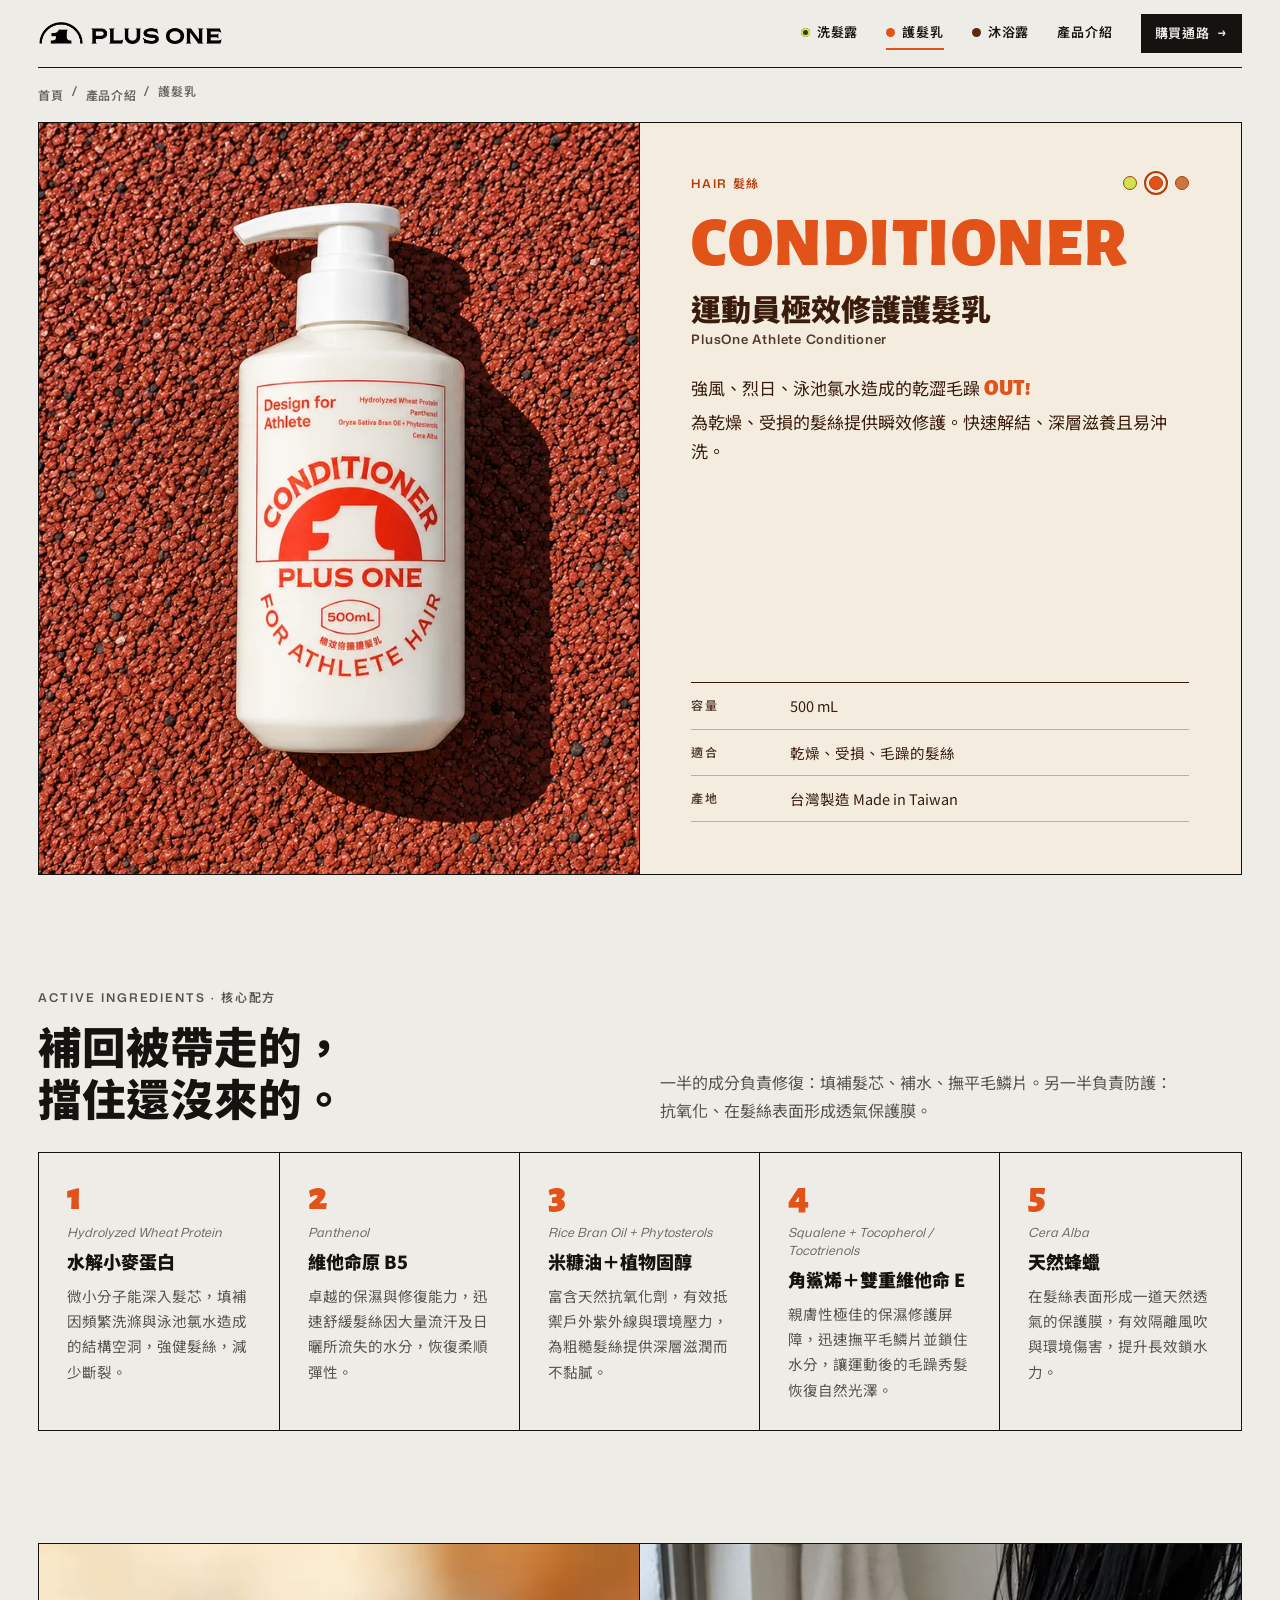
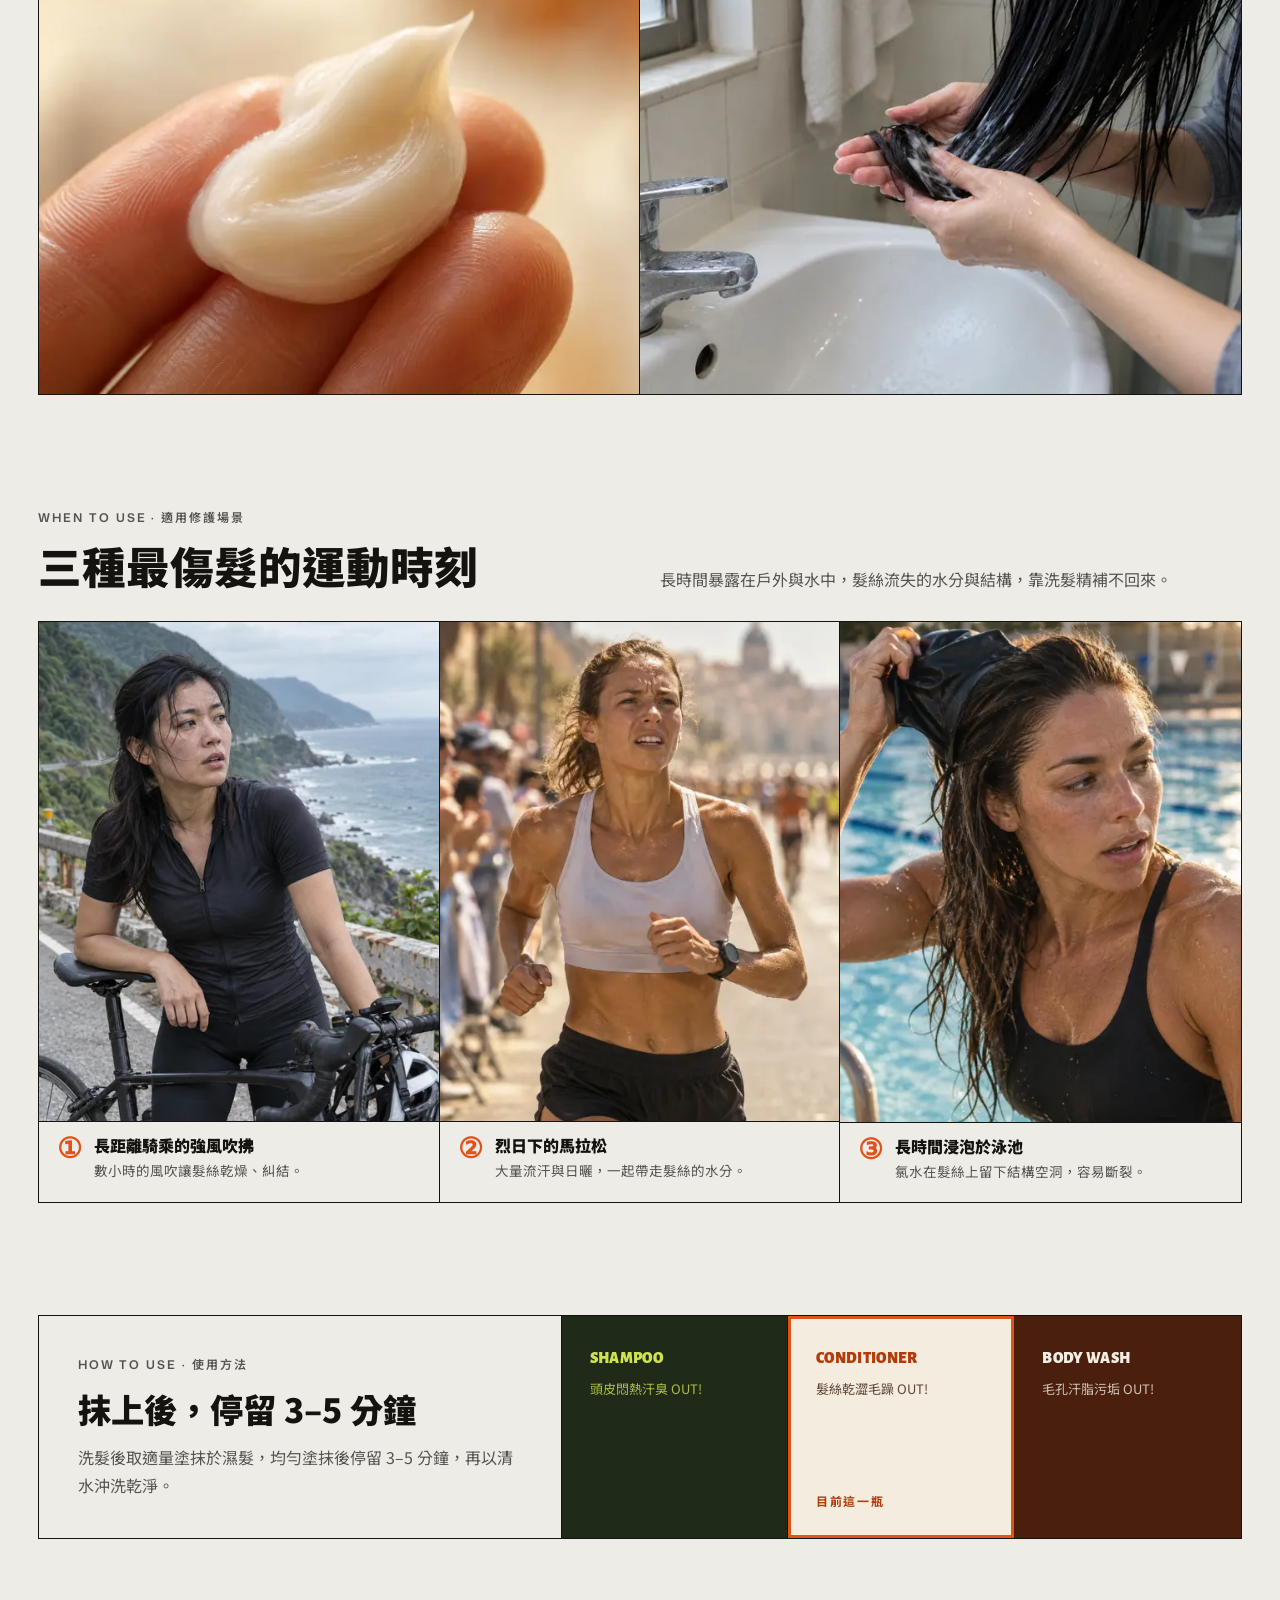
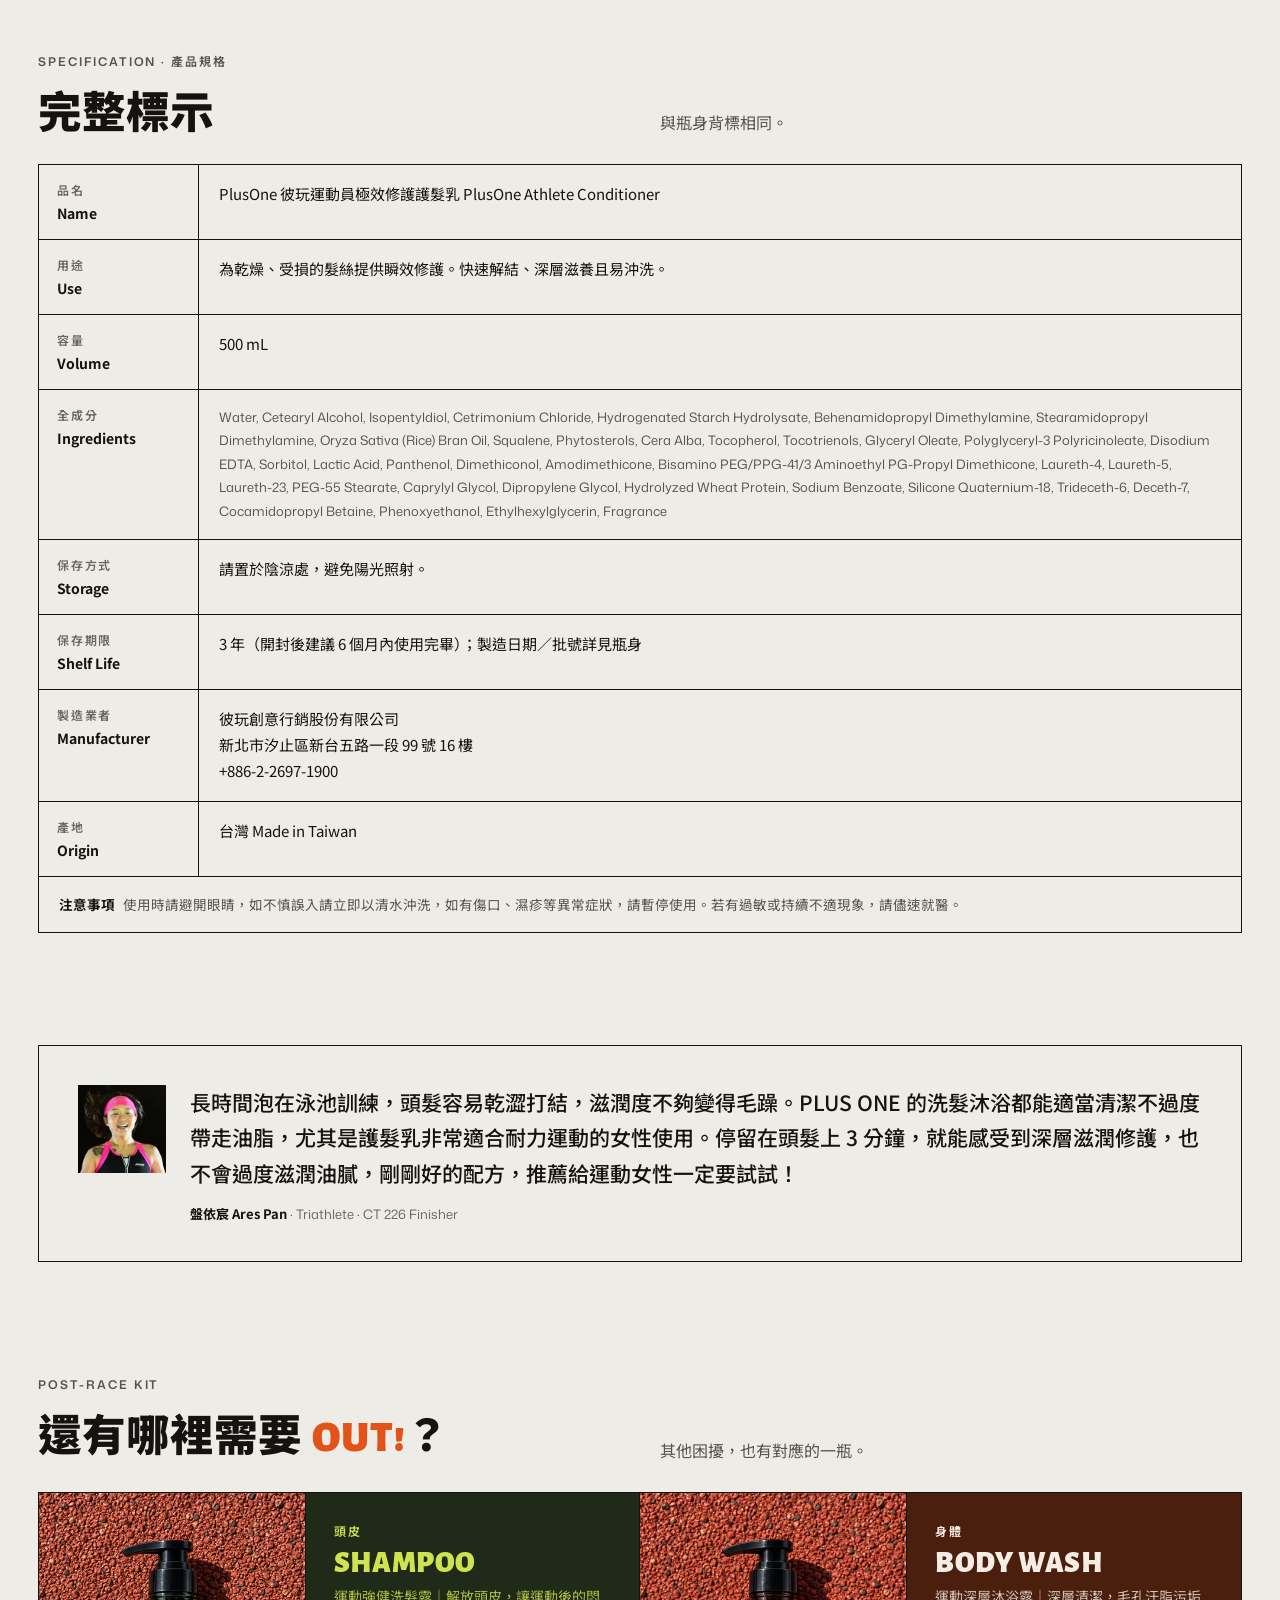
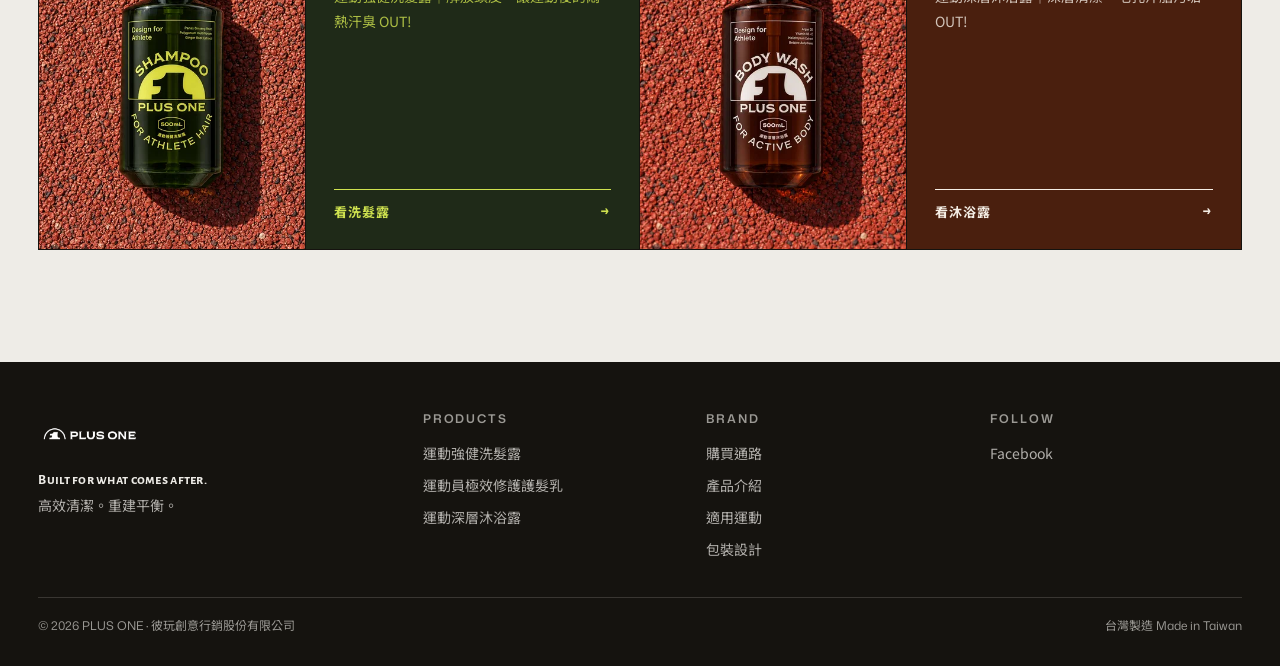
<file: conditioner.html>
<!doctype html>
<html lang="zh-Hant-TW">
<head>
<meta charset="utf-8">
<meta name="robots" content="noindex, nofollow">
<meta name="viewport" content="width=device-width, initial-scale=1">
<title>運動員極效修護護髮乳 | PLUS ONE</title>
<meta name="description" content="PLUS ONE 運動員極效修護護髮乳，為強風、烈日與泳池氯水下乾燥受損的髮絲提供瞬效修護。水解小麥蛋白、維他命原 B5、米糠油與天然蜂蠟，快速解結、深層滋養且易沖洗。500 mL，台灣製造。">
<link rel="canonical" href="https://plusoneforathlete.com/conditioner.html">
<meta property="og:type" content="product">
<meta property="og:site_name" content="PLUS ONE">
<meta property="og:locale" content="zh_TW">
<meta property="og:url" content="https://plusoneforathlete.com/conditioner.html">
<meta property="og:title" content="運動員極效修護護髮乳 | PLUS ONE">
<meta property="og:description" content="強風、烈日、泳池氯水造成的乾澀毛躁 OUT! 快速解結、深層滋養且易沖洗。">
<meta property="og:image" content="https://plusoneforathlete.com/assets/photos/share-PK-CO.jpg">
<meta name="twitter:card" content="summary_large_image">
<link rel="icon" type="image/png" sizes="32x32" href="assets/Favicon/favicon-32x32.png">
<link rel="apple-touch-icon" sizes="180x180" href="assets/Favicon/favicon-180x180.png">
<link rel="stylesheet" href="css/site.css?v=20261028a">
<script type="application/ld+json">
{
  "@context":"https://schema.org",
  "@type":"Product",
  "name":"PLUS ONE 運動員極效修護護髮乳",
  "alternateName":"PlusOne Athlete Conditioner",
  "brand":{"@type":"Brand","name":"PLUS ONE"},
  "description":"為乾燥、受損的髮絲提供瞬效修護。快速解結、深層滋養且易沖洗。",
  "size":"500 mL",
  "countryOfOrigin":"TW",
  "url":"https://plusoneforathlete.com/conditioner.html"
}
</script>
</head>
<body class="t-co">
<a class="skip" href="#main">跳到主要內容</a>

<header class="nav">
  <div class="nav-in">
    <a class="logo" href="index.html" aria-label="PLUS ONE 首頁"><img src="assets/Logo_H_trim.png" alt="PLUS ONE" width="184" height="24"></a>
    <button class="menu-btn" type="button" aria-expanded="false" aria-controls="menu" aria-label="開啟選單"><span></span><span></span><span></span></button>
    <nav id="menu" class="menu" aria-label="主選單">
      <a href="shampoo.html"><i class="dot sh"></i>洗髮露</a>
      <a href="conditioner.html" aria-current="page"><i class="dot co"></i>護髮乳</a>
      <a href="body-wash.html"><i class="dot bw"></i>沐浴露</a>
      <a href="index.html#system">產品介紹</a>
      <a class="nav-cta" href="index.html#buy">購買通路 <span class="arr">→</span></a>
    </nav>
  </div>
</header>

<main id="main" class="wrap">
  <p class="crumb"><a href="index.html">首頁</a><span>/</span><a href="index.html#system">產品介紹</a><span>/</span><span>護髮乳</span></p>

  <section class="p-hero" aria-labelledby="p-title">
    <div class="ph has-img on-co" data-shot="PK-CO"><img src="assets/photos/PK-CO.webp?v=20261019b" srcset="assets/photos/PK-CO-w480.webp?v=20261019b 480w, assets/photos/PK-CO-w720.webp?v=20261019b 720w, assets/photos/PK-CO.webp?v=20261019b 819w" sizes="(max-width:860px) 55vw, 48vw" alt="護髮乳主圖" width="819" height="1024" fetchpriority="high" decoding="async"></div>
    <div class="tx">
      <div class="stepline"><span>Hair 髮絲</span>
        <span class="nums"><a class="d-sh" href="shampoo.html" aria-label="洗髮露"></a><span class="d-co" aria-current="page" aria-label="目前這一瓶：護髮乳"></span><a class="d-bw" href="body-wash.html" aria-label="沐浴露"></a></span></div>
      <div>
        <p class="en-name">CONDITIONER</p>
        <h1 id="p-title" style="margin-top:14px">運動員極效修護護髮乳</h1>
        <p class="sub">PlusOne Athlete Conditioner</p>
      </div>
      <p class="claim">強風、烈日、泳池氯水造成的乾澀毛躁 <span class="out">OUT!</span><br>為乾燥、受損的髮絲提供瞬效修護。快速解結、深層滋養且易沖洗。</p>
      <dl class="facts">
        <div><dt>容量</dt><dd>500 mL</dd></div>
        <div><dt>適合</dt><dd>乾燥、受損、毛躁的髮絲</dd></div>
        <div><dt>產地</dt><dd>台灣製造 Made in Taiwan</dd></div>
      </dl>
    </div>
  </section>

  <section class="sec" aria-labelledby="ing-title">
    <div class="sec-head">
      <div><p class="k">Active Ingredients · 核心配方</p><h2 id="ing-title">補回被帶走的，<br>擋住還沒來的。</h2></div>
      <p>一半的成分負責修復：填補髮芯、補水、撫平毛鱗片。另一半負責防護：抗氧化、在髮絲表面形成透氣保護膜。</p>
    </div>
    <ol class="ingr" style="--n:5">
      <li><span class="no">1</span><i>Hydrolyzed Wheat Protein</i><h3>水解小麥蛋白</h3><p>微小分子能深入髮芯，填補因頻繁洗滌與泳池氯水造成的結構空洞，強健髮絲，減少斷裂。</p></li>
      <li><span class="no">2</span><i>Panthenol</i><h3>維他命原 B5</h3><p>卓越的保濕與修復能力，迅速舒緩髮絲因大量流汗及日曬所流失的水分，恢復柔順彈性。</p></li>
      <li><span class="no">3</span><i>Rice Bran Oil + Phytosterols</i><h3>米糠油＋植物固醇</h3><p>富含天然抗氧化劑，有效抵禦戶外紫外線與環境壓力，為粗糙髮絲提供深層滋潤而不黏膩。</p></li>
      <li><span class="no">4</span><i>Squalene + Tocopherol / Tocotrienols</i><h3>角鯊烯＋雙重維他命 E</h3><p>親膚性極佳的保濕修護屏障，迅速撫平毛鱗片並鎖住水分，讓運動後的毛躁秀髮恢復自然光澤。</p></li>
      <li><span class="no">5</span><i>Cera Alba</i><h3>天然蜂蠟</h3><p>在髮絲表面形成一道天然透氣的保護膜，有效隔離風吹與環境傷害，提升長效鎖水力。</p></li>
    </ol>
  </section>

  <section class="sec" aria-label="質地與使用">
    <div class="duo on-co">
      <div class="ph has-img" data-shot="CO-T"><img src="assets/photos/CO-T.webp" srcset="assets/photos/CO-T-w480.webp 480w, assets/photos/CO-T-w720.webp 720w, assets/photos/CO-T-w1000.webp 1000w, assets/photos/CO-T.webp 1400w" sizes="(max-width:860px) 55vw, 48vw" alt="奶白乳霜質地特寫" width="1400" height="934" loading="lazy" decoding="async"></div>
      <div class="ph has-img" data-shot="CO-U"><img src="assets/photos/CO-U.webp?v=20261019" srcset="assets/photos/CO-U-w480.webp?v=20261019 480w, assets/photos/CO-U-w720.webp?v=20261019 720w, assets/photos/CO-U-w1000.webp?v=20261019 1000w, assets/photos/CO-U.webp?v=20261019 1400w" sizes="(max-width:860px) 55vw, 48vw" alt="濕髮上塗抹護髮乳" width="1400" height="934" loading="lazy" decoding="async"></div>
    </div>
  </section>

  <section class="sec" aria-labelledby="scene-title">
    <div class="sec-head">
      <div><p class="k">When to Use · 適用修護場景</p><h2 id="scene-title">三種最傷髮的運動時刻</h2></div>
      <p>長時間暴露在戶外與水中，髮絲流失的水分與結構，靠洗髮精補不回來。</p>
    </div>
    <ul class="scenes">
      <li><div class="ph has-img" data-shot="CO-S1"><img src="assets/photos/CO-S1.webp?v=20261019" srcset="assets/photos/CO-S1-w480.webp?v=20261019 480w, assets/photos/CO-S1-w720.webp?v=20261019 720w, assets/photos/CO-S1.webp?v=20261019 1024w" sizes="(max-width:860px) 55vw, 32vw" alt="長距離騎乘，強風吹亂的頭髮" width="1024" height="1536" loading="lazy" decoding="async"></div><div class="tx"><span>①</span><h3>長距離騎乘的強風吹拂</h3><p>數小時的風吹讓髮絲乾燥、糾結。</p></div></li>
      <li><div class="ph has-img" data-shot="CO-S2"><img src="assets/photos/CO-S2.webp" srcset="assets/photos/CO-S2-w480.webp 480w, assets/photos/CO-S2-w720.webp 720w, assets/photos/CO-S2.webp 1024w" sizes="(max-width:860px) 55vw, 32vw" alt="烈日下的馬拉松" width="1024" height="1536" loading="lazy" decoding="async"></div><div class="tx"><span>②</span><h3>烈日下的馬拉松</h3><p>大量流汗與日曬，一起帶走髮絲的水分。</p></div></li>
      <li><div class="ph has-img" data-shot="CO-S3"><img src="assets/photos/CO-S3.webp" srcset="assets/photos/CO-S3-w480.webp 480w, assets/photos/CO-S3-w720.webp 720w, assets/photos/CO-S3.webp 1024w" sizes="(max-width:860px) 55vw, 32vw" alt="長時間游泳訓練" width="1024" height="1536" loading="lazy" decoding="async"></div><div class="tx"><span>③</span><h3>長時間浸泡於泳池</h3><p>氯水在髮絲上留下結構空洞，容易斷裂。</p></div></li>
    </ul>
  </section>

  <section class="sec" aria-labelledby="how-title">
    <div class="how">
      <div class="l">
        <p class="k">How to Use · 使用方法</p>
        <h2 id="how-title">抹上後，停留 3–5 分鐘</h2>
        <p>洗髮後取適量塗抹於濕髮，均勻塗抹後停留 3–5 分鐘，再以清水沖洗乾淨。</p>
      </div>
      <div class="order">
        <a class="o-sh" href="shampoo.html"><b>SHAMPOO</b><small>頭皮悶熱汗臭 OUT!</small></a>
        <div class="o-co here"><b>CONDITIONER</b><small>髮絲乾澀毛躁 OUT!</small><span class="now">目前這一瓶</span></div>
        <a class="o-bw" href="body-wash.html"><b>BODY WASH</b><small>毛孔汗脂污垢 OUT!</small></a>
      </div>
    </div>
  </section>

  <section class="sec" aria-labelledby="spec-title">
    <div class="sec-head">
      <div><p class="k">Specification · 產品規格</p><h2 id="spec-title">完整標示</h2></div>
      <p>與瓶身背標相同。</p>
    </div>
    <dl class="rows">
      <div><dt>品名<b>Name</b></dt><dd>PlusOne 彼玩運動員極效修護護髮乳 PlusOne Athlete Conditioner</dd></div>
      <div><dt>用途<b>Use</b></dt><dd>為乾燥、受損的髮絲提供瞬效修護。快速解結、深層滋養且易沖洗。</dd></div>
      <div><dt>容量<b>Volume</b></dt><dd>500 mL</dd></div>
      <div><dt>全成分<b>Ingredients</b></dt><dd class="inci">Water, Cetearyl Alcohol, Isopentyldiol, Cetrimonium Chloride, Hydrogenated Starch Hydrolysate, Behenamidopropyl Dimethylamine, Stearamidopropyl Dimethylamine, Oryza Sativa (Rice) Bran Oil, Squalene, Phytosterols, Cera Alba, Tocopherol, Tocotrienols, Glyceryl Oleate, Polyglyceryl-3 Polyricinoleate, Disodium EDTA, Sorbitol, Lactic Acid, Panthenol, Dimethiconol, Amodimethicone, Bisamino PEG/PPG-41/3 Aminoethyl PG-Propyl Dimethicone, Laureth-4, Laureth-5, Laureth-23, PEG-55 Stearate, Caprylyl Glycol, Dipropylene Glycol, Hydrolyzed Wheat Protein, Sodium Benzoate, Silicone Quaternium-18, Trideceth-6, Deceth-7, Cocamidopropyl Betaine, Phenoxyethanol, Ethylhexylglycerin, Fragrance</dd></div>
      <div><dt>保存方式<b>Storage</b></dt><dd>請置於陰涼處，避免陽光照射。</dd></div>
      <div><dt>保存期限<b>Shelf Life</b></dt><dd>3 年（開封後建議 6 個月內使用完畢）；製造日期／批號詳見瓶身</dd></div>
      <div><dt>製造業者<b>Manufacturer</b></dt><dd>彼玩創意行銷股份有限公司<br>新北市汐止區新台五路一段 99 號 16 樓<br>+886-2-2697-1900</dd></div>
      <div><dt>產地<b>Origin</b></dt><dd>台灣 Made in Taiwan</dd></div>
    </dl>
    <p class="notice"><b>注意事項</b>使用時請避開眼睛，如不慎誤入請立即以清水沖洗，如有傷口、濕疹等異常症狀，請暫停使用。若有過敏或持續不適現象，請儘速就醫。</p>
  </section>

  <section class="sec" aria-label="選手評價">
    <figure class="quote">
      <div class="ph has-img" data-shot="RV-04"><img src="assets/photos/RV-04.webp" alt="盤依宸" width="240" height="240" loading="lazy" decoding="async"></div>
      <div>
        <blockquote>長時間泡在泳池訓練，頭髮容易乾澀打結，滋潤度不夠變得毛躁。PLUS ONE 的洗髮沐浴都能適當清潔不過度帶走油脂，尤其是護髮乳非常適合耐力運動的女性使用。停留在頭髮上 3 分鐘，就能感受到深層滋潤修護，也不會過度滋潤油膩，剛剛好的配方，推薦給運動女性一定要試試！</blockquote>
        <cite><b>盤依宸 Ares Pan</b> · Triathlete · CT 226 Finisher</cite>
      </div>
    </figure>
  </section>

  <section class="sec" aria-labelledby="pair-title">
    <div class="sec-head">
      <div><p class="k">Post-Race Kit</p><h2 id="pair-title">還有哪裡需要 <span class="out" style="color:var(--co-fg)">OUT!</span>？</h2></div>
      <p>其他困擾，也有對應的一瓶。</p>
    </div>
    <div class="pair">
      <a class="o-sh" href="shampoo.html"><div class="ph has-img on-sh" data-shot="PK-SH"><img src="assets/photos/PK-SH.webp?v=20261019" srcset="assets/photos/PK-SH-w480.webp?v=20261019 480w, assets/photos/PK-SH-w720.webp?v=20261019 720w, assets/photos/PK-SH.webp?v=20261019 819w" sizes="(max-width:860px) 45vw, 22vw" alt="" width="819" height="1024" loading="lazy" decoding="async"></div><div class="tx"><span class="k" style="color:inherit">頭皮</span><span class="en">SHAMPOO</span><p>運動強健洗髮露｜解放頭皮，讓運動後的悶熱汗臭 OUT!</p><span class="go">看洗髮露 <span class="arr">→</span></span></div></a>
      <a class="o-bw" href="body-wash.html"><div class="ph has-img on-bw" data-shot="PK-BW"><img src="assets/photos/PK-BW.webp?v=20261019" srcset="assets/photos/PK-BW-w480.webp?v=20261019 480w, assets/photos/PK-BW-w720.webp?v=20261019 720w, assets/photos/PK-BW.webp?v=20261019 819w" sizes="(max-width:860px) 45vw, 22vw" alt="" width="819" height="1024" loading="lazy" decoding="async"></div><div class="tx"><span class="k" style="color:inherit">身體</span><span class="en">BODY WASH</span><p>運動深層沐浴露｜深層清潔，毛孔汗脂污垢 OUT!</p><span class="go">看沐浴露 <span class="arr">→</span></span></div></a>
    </div>
  </section>
</main>

<footer class="foot">
  <div class="foot-in">
    <div>
      <img src="assets/Logo_H_white.png" alt="PLUS ONE" width="103" height="44">
      <p class="slogan"><b>Built for what comes after.</b>高效清潔。重建平衡。</p>
    </div>
    <div><h2>Products</h2><ul><li><a href="shampoo.html">運動強健洗髮露</a></li><li><a href="conditioner.html">運動員極效修護護髮乳</a></li><li><a href="body-wash.html">運動深層沐浴露</a></li></ul></div>
    <div><h2>Brand</h2><ul><li><a href="index.html#buy">購買通路</a></li><li><a href="index.html#system">產品介紹</a></li><li><a href="index.html#sports">適用運動</a></li><li><a href="index.html#packaging">包裝設計</a></li></ul></div>
    <div><h2>Follow</h2><ul><li><a href="https://www.facebook.com/plusoneforathlete" target="_blank" rel="noopener">Facebook</a></li></ul></div>
    <div class="legal"><span>© 2026 PLUS ONE · 彼玩創意行銷股份有限公司</span><span>台灣製造 Made in Taiwan</span></div>
  </div>
</footer>
<script src="js/site.js?v=20261009h"></script>
</body>
</html>
</file>
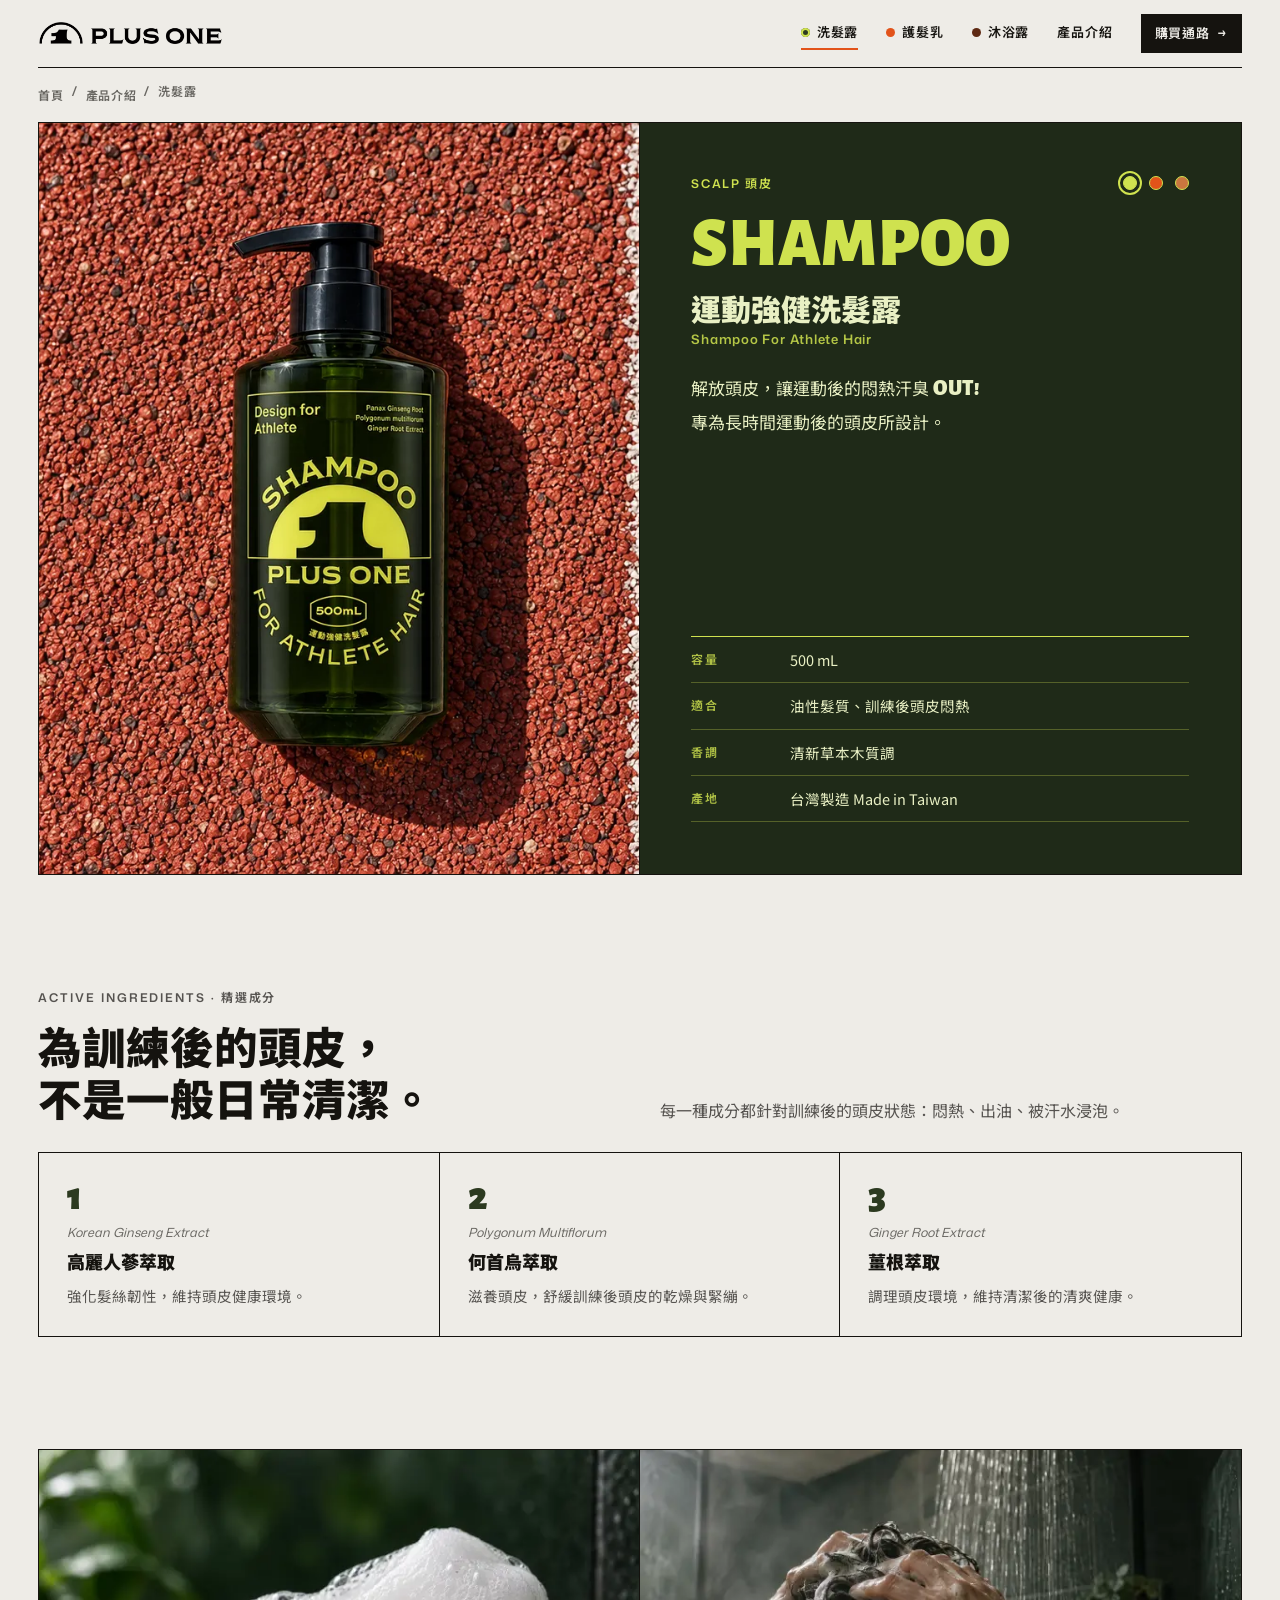
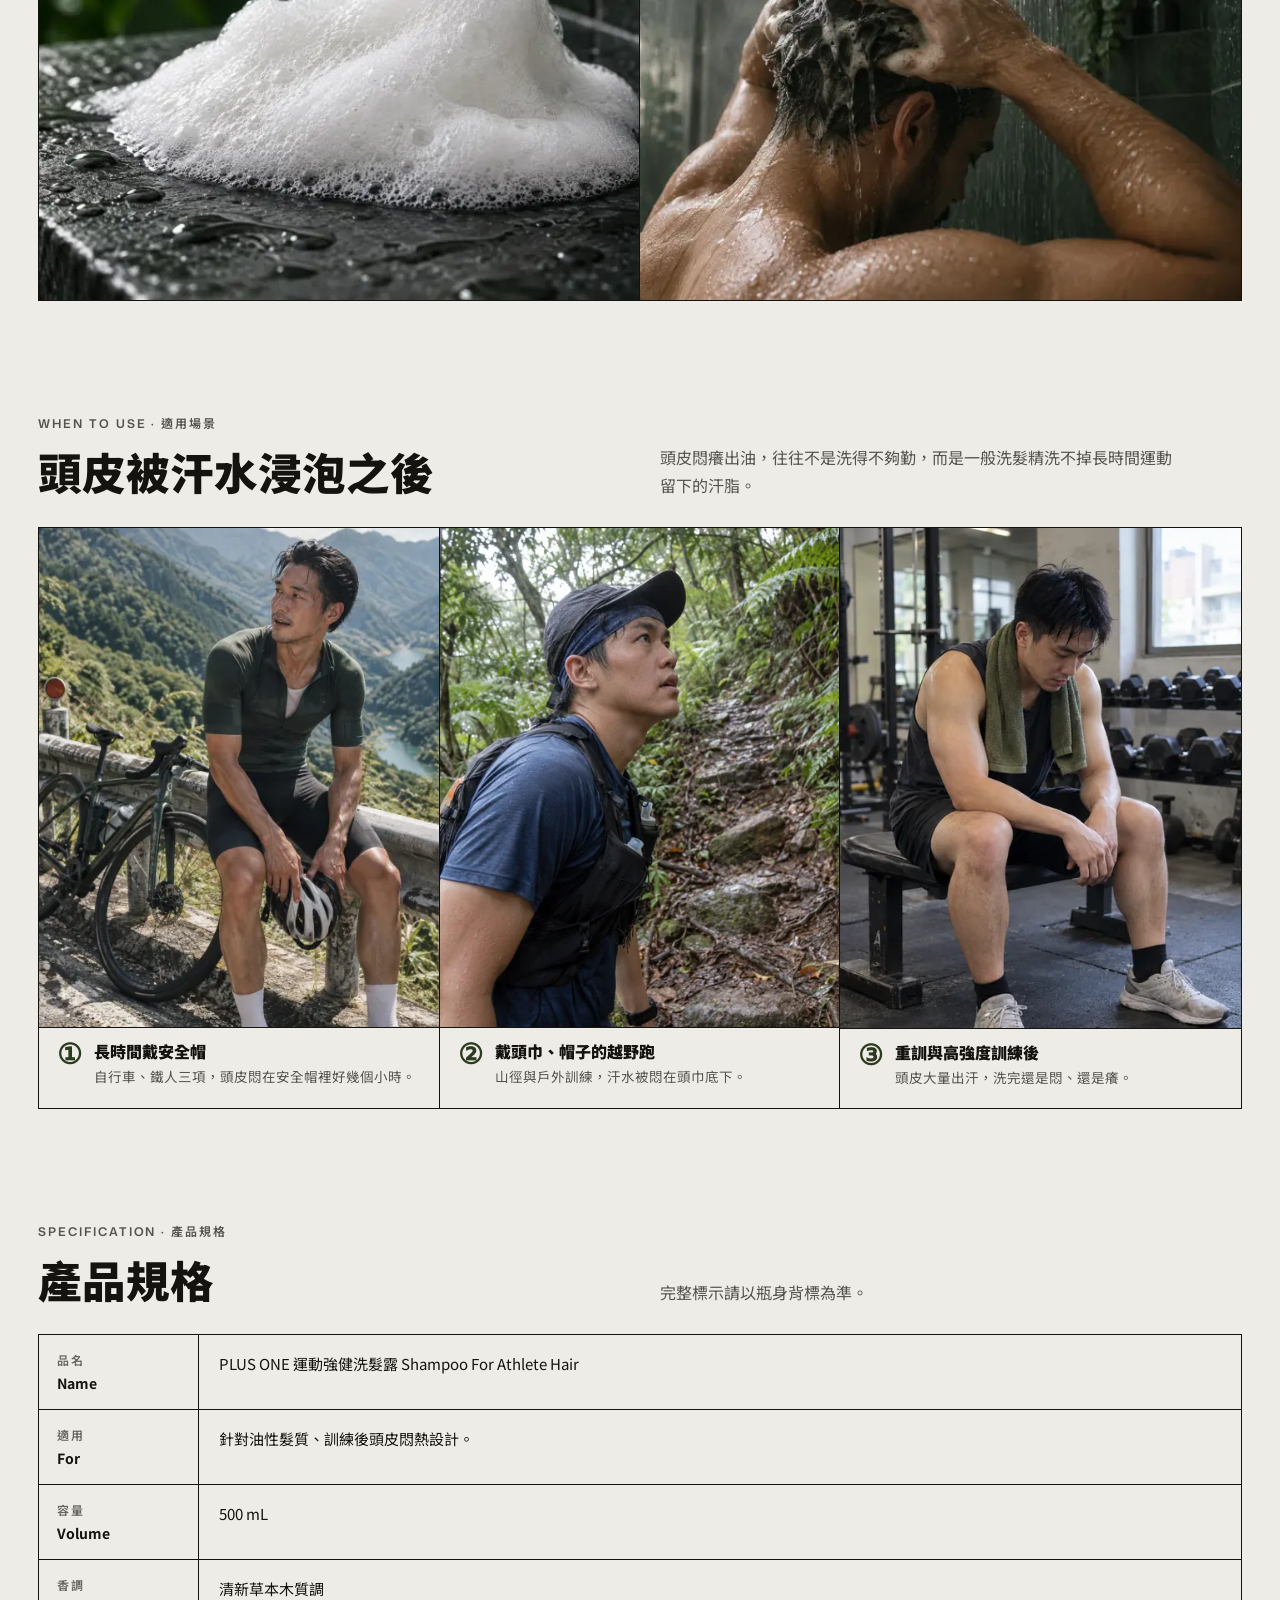
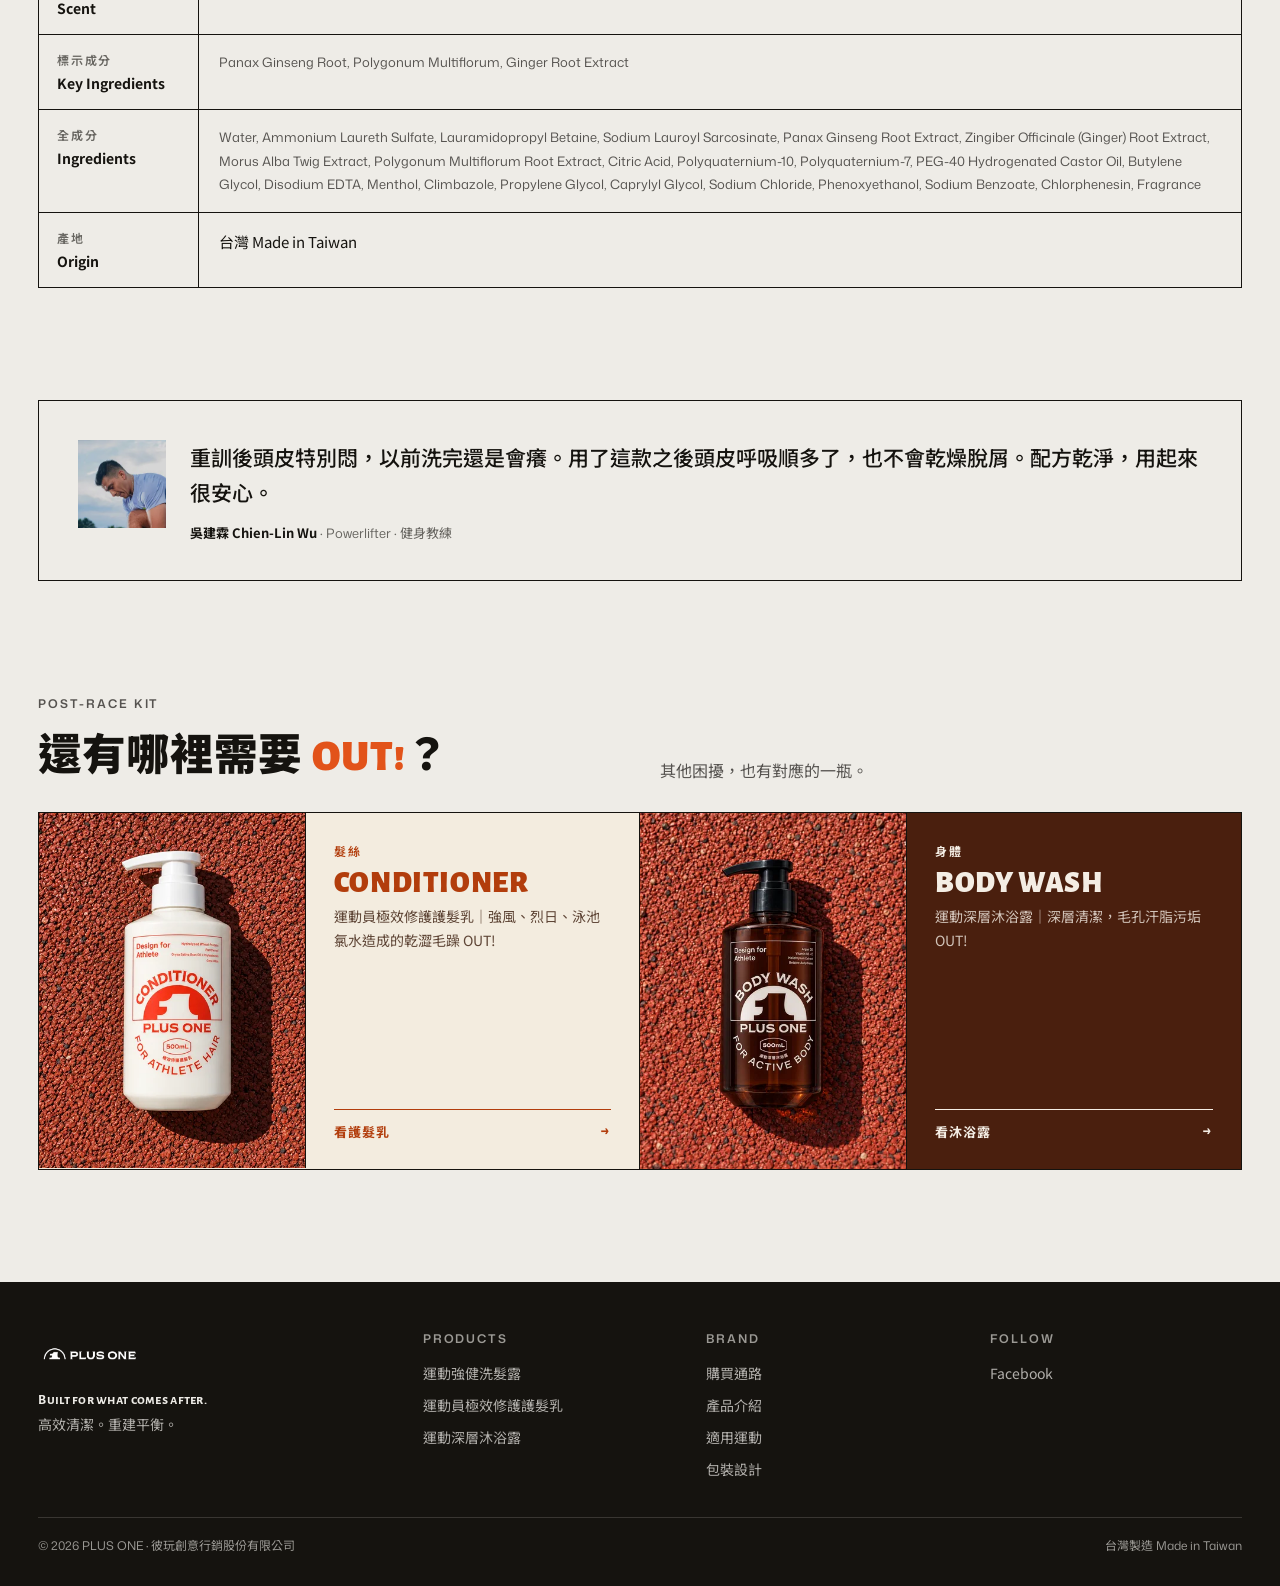
<file: shampoo.html>
<!doctype html>
<html lang="zh-Hant-TW">
<head>
<meta charset="utf-8">
<meta name="robots" content="noindex, nofollow">
<meta name="viewport" content="width=device-width, initial-scale=1">
<title>運動強健洗髮露 | PLUS ONE</title>
<meta name="description" content="PLUS ONE 運動強健洗髮露，專為長時間運動後的頭皮設計。高麗人蔘、何首烏與薑根萃取，解放頭皮，讓運動後的悶熱汗臭 OUT!。清新草本木質調，500 mL，台灣製造。">
<link rel="canonical" href="https://plusoneforathlete.com/shampoo.html">
<meta property="og:type" content="product">
<meta property="og:site_name" content="PLUS ONE">
<meta property="og:locale" content="zh_TW">
<meta property="og:url" content="https://plusoneforathlete.com/shampoo.html">
<meta property="og:title" content="運動強健洗髮露 | PLUS ONE">
<meta property="og:description" content="解放頭皮，讓運動後的悶熱汗臭 OUT! 針對油性髮質、訓練後頭皮悶熱設計。">
<meta property="og:image" content="https://plusoneforathlete.com/assets/photos/share-PK-SH.jpg">
<meta name="twitter:card" content="summary_large_image">
<link rel="icon" type="image/png" sizes="32x32" href="assets/Favicon/favicon-32x32.png">
<link rel="apple-touch-icon" sizes="180x180" href="assets/Favicon/favicon-180x180.png">
<link rel="stylesheet" href="css/site.css?v=20261028a">
<script type="application/ld+json">
{
  "@context":"https://schema.org",
  "@type":"Product",
  "name":"PLUS ONE 運動強健洗髮露",
  "alternateName":"Shampoo For Athlete Hair",
  "brand":{"@type":"Brand","name":"PLUS ONE"},
  "description":"專為長時間運動後的頭皮所設計。針對油性髮質、訓練後頭皮悶熱。",
  "size":"500 mL",
  "countryOfOrigin":"TW",
  "url":"https://plusoneforathlete.com/shampoo.html",
  "offers":{"@type":"Offer","url":"https://www.runbase.tw/products/plusone-shampoo","price":"480","priceCurrency":"TWD"}
}
</script>
</head>
<body class="t-sh">
<a class="skip" href="#main">跳到主要內容</a>

<header class="nav">
  <div class="nav-in">
    <a class="logo" href="index.html" aria-label="PLUS ONE 首頁"><img src="assets/Logo_H_trim.png" alt="PLUS ONE" width="184" height="24"></a>
    <button class="menu-btn" type="button" aria-expanded="false" aria-controls="menu" aria-label="開啟選單"><span></span><span></span><span></span></button>
    <nav id="menu" class="menu" aria-label="主選單">
      <a href="shampoo.html" aria-current="page"><i class="dot sh"></i>洗髮露</a>
      <a href="conditioner.html"><i class="dot co"></i>護髮乳</a>
      <a href="body-wash.html"><i class="dot bw"></i>沐浴露</a>
      <a href="index.html#system">產品介紹</a>
      <a class="nav-cta" href="index.html#buy">購買通路 <span class="arr">→</span></a>
    </nav>
  </div>
</header>

<main id="main" class="wrap">
  <p class="crumb"><a href="index.html">首頁</a><span>/</span><a href="index.html#system">產品介紹</a><span>/</span><span>洗髮露</span></p>

  <section class="p-hero" aria-labelledby="p-title">
    <div class="ph has-img on-sh" data-shot="PK-SH"><img src="assets/photos/PK-SH.webp?v=20261019" srcset="assets/photos/PK-SH-w480.webp?v=20261019 480w, assets/photos/PK-SH-w720.webp?v=20261019 720w, assets/photos/PK-SH.webp?v=20261019 819w" sizes="(max-width:860px) 55vw, 48vw" alt="洗髮露主圖" width="819" height="1024" fetchpriority="high" decoding="async"></div>
    <div class="tx">
      <div class="stepline"><span>Scalp 頭皮</span>
        <span class="nums"><span class="d-sh" aria-current="page" aria-label="目前這一瓶：洗髮露"></span><a class="d-co" href="conditioner.html" aria-label="護髮乳"></a><a class="d-bw" href="body-wash.html" aria-label="沐浴露"></a></span></div>
      <div>
        <p class="en-name">SHAMPOO</p>
        <h1 id="p-title" style="margin-top:14px">運動強健洗髮露</h1>
        <p class="sub">Shampoo For Athlete Hair</p>
      </div>
      <p class="claim">解放頭皮，讓運動後的悶熱汗臭 <span class="out">OUT!</span><br>專為長時間運動後的頭皮所設計。</p>
      <dl class="facts">
        <div><dt>容量</dt><dd>500 mL</dd></div>
        <div><dt>適合</dt><dd>油性髮質、訓練後頭皮悶熱</dd></div>
        <div><dt>香調</dt><dd>清新草本木質調</dd></div>
        <div><dt>產地</dt><dd>台灣製造 Made in Taiwan</dd></div>
      </dl>
    </div>
  </section>

  <section class="sec" aria-labelledby="ing-title">
    <div class="sec-head">
      <div><p class="k">Active Ingredients · 精選成分</p><h2 id="ing-title">為訓練後的頭皮，<br>不是一般日常清潔。</h2></div>
      <p>每一種成分都針對訓練後的頭皮狀態：悶熱、出油、被汗水浸泡。</p>
    </div>
    <ol class="ingr" style="--n:3">
      <li><span class="no">1</span><i>Korean Ginseng Extract</i><h3>高麗人蔘萃取</h3><p>強化髮絲韌性，維持頭皮健康環境。</p></li>
      <li><span class="no">2</span><i>Polygonum Multiflorum</i><h3>何首烏萃取</h3><p>滋養頭皮，舒緩訓練後頭皮的乾燥與緊繃。</p></li>
      <li><span class="no">3</span><i>Ginger Root Extract</i><h3>薑根萃取</h3><p>調理頭皮環境，維持清潔後的清爽健康。</p></li>
    </ol>
  </section>

  <section class="sec" aria-label="質地與使用">
    <div class="duo on-sh">
      <div class="ph has-img" data-shot="SH-T"><img src="assets/photos/SH-T.webp" srcset="assets/photos/SH-T-w480.webp 480w, assets/photos/SH-T-w720.webp 720w, assets/photos/SH-T-w1000.webp 1000w, assets/photos/SH-T.webp 1400w" sizes="(max-width:860px) 55vw, 48vw" alt="綿密泡沫質地特寫" width="1400" height="934" loading="lazy" decoding="async"></div>
      <div class="ph has-img" data-shot="SH-U"><img src="assets/photos/SH-U.webp" srcset="assets/photos/SH-U-w480.webp 480w, assets/photos/SH-U-w720.webp 720w, assets/photos/SH-U-w1000.webp 1000w, assets/photos/SH-U.webp 1400w" sizes="(max-width:860px) 55vw, 48vw" alt="淋浴中搓洗頭皮" width="1400" height="934" loading="lazy" decoding="async"></div>
    </div>
  </section>

  <section class="sec" aria-labelledby="scene-title">
    <div class="sec-head">
      <div><p class="k">When to Use · 適用場景</p><h2 id="scene-title">頭皮被汗水浸泡之後</h2></div>
      <p>頭皮悶癢出油，往往不是洗得不夠勤，而是一般洗髮精洗不掉長時間運動留下的汗脂。</p>
    </div>
    <ul class="scenes">
      <li><div class="ph has-img" data-shot="SH-S1"><img src="assets/photos/SH-S1.webp" srcset="assets/photos/SH-S1-w480.webp 480w, assets/photos/SH-S1-w720.webp 720w, assets/photos/SH-S1.webp 1024w" sizes="(max-width:860px) 55vw, 32vw" alt="騎乘後摘下安全帽" width="1024" height="1536" loading="lazy" decoding="async"></div><div class="tx"><span>①</span><h3>長時間戴安全帽</h3><p>自行車、鐵人三項，頭皮悶在安全帽裡好幾個小時。</p></div></li>
      <li><div class="ph has-img" data-shot="SH-S2"><img src="assets/photos/SH-S2.webp?v=20261019" srcset="assets/photos/SH-S2-w480.webp?v=20261019 480w, assets/photos/SH-S2-w720.webp?v=20261019 720w, assets/photos/SH-S2.webp?v=20261019 1024w" sizes="(max-width:860px) 55vw, 32vw" alt="越野跑戴頭巾" width="1024" height="1536" loading="lazy" decoding="async"></div><div class="tx"><span>②</span><h3>戴頭巾、帽子的越野跑</h3><p>山徑與戶外訓練，汗水被悶在頭巾底下。</p></div></li>
      <li><div class="ph has-img" data-shot="SH-S3"><img src="assets/photos/SH-S3.webp?v=20261019" srcset="assets/photos/SH-S3-w480.webp?v=20261019 480w, assets/photos/SH-S3-w720.webp?v=20261019 720w, assets/photos/SH-S3.webp?v=20261019 1024w" sizes="(max-width:860px) 55vw, 32vw" alt="重訓後汗濕的頭髮" width="1024" height="1536" loading="lazy" decoding="async"></div><div class="tx"><span>③</span><h3>重訓與高強度訓練後</h3><p>頭皮大量出汗，洗完還是悶、還是癢。</p></div></li>
    </ul>
  </section>

  <section class="sec" aria-labelledby="spec-title">
    <div class="sec-head">
      <div><p class="k">Specification · 產品規格</p><h2 id="spec-title">產品規格</h2></div>
      <p>完整標示請以瓶身背標為準。</p>
    </div>
    <dl class="rows">
      <div><dt>品名<b>Name</b></dt><dd>PLUS ONE 運動強健洗髮露 Shampoo For Athlete Hair</dd></div>
      <div><dt>適用<b>For</b></dt><dd>針對油性髮質、訓練後頭皮悶熱設計。</dd></div>
      <div><dt>容量<b>Volume</b></dt><dd>500 mL</dd></div>
      <div><dt>香調<b>Scent</b></dt><dd>清新草本木質調</dd></div>
      <div><dt>標示成分<b>Key Ingredients</b></dt><dd class="inci">Panax Ginseng Root, Polygonum Multiflorum, Ginger Root Extract</dd></div>
      <div><dt>全成分<b>Ingredients</b></dt><dd class="inci">Water, Ammonium Laureth Sulfate, Lauramidopropyl Betaine, Sodium Lauroyl Sarcosinate, Panax Ginseng Root Extract, Zingiber Officinale (Ginger) Root Extract, Morus Alba Twig Extract, Polygonum Multiflorum Root Extract, Citric Acid, Polyquaternium-10, Polyquaternium-7, PEG-40 Hydrogenated Castor Oil, Butylene Glycol, Disodium EDTA, Menthol, Climbazole, Propylene Glycol, Caprylyl Glycol, Sodium Chloride, Phenoxyethanol, Sodium Benzoate, Chlorphenesin, Fragrance</dd></div>
      <div><dt>產地<b>Origin</b></dt><dd>台灣 Made in Taiwan</dd></div>
    </dl>
  </section>

  <section class="sec" aria-label="選手評價">
    <figure class="quote">
      <div class="ph has-img" data-shot="RV-03"><img src="assets/photos/RV-03.webp" alt="吳建霖" width="240" height="240" loading="lazy" decoding="async"></div>
      <div>
        <blockquote>重訓後頭皮特別悶，以前洗完還是會癢。用了這款之後頭皮呼吸順多了，也不會乾燥脫屑。配方乾淨，用起來很安心。</blockquote>
        <cite><b>吳建霖 Chien-Lin Wu</b> · Powerlifter · 健身教練</cite>
      </div>
    </figure>
  </section>

  <section class="sec" aria-labelledby="pair-title">
    <div class="sec-head">
      <div><p class="k">Post-Race Kit</p><h2 id="pair-title">還有哪裡需要 <span class="out" style="color:var(--co-fg)">OUT!</span>？</h2></div>
      <p>其他困擾，也有對應的一瓶。</p>
    </div>
    <div class="pair">
      <a class="o-co" href="conditioner.html"><div class="ph has-img on-co" data-shot="PK-CO"><img src="assets/photos/PK-CO.webp?v=20261019b" srcset="assets/photos/PK-CO-w480.webp?v=20261019b 480w, assets/photos/PK-CO-w720.webp?v=20261019b 720w, assets/photos/PK-CO.webp?v=20261019b 819w" sizes="(max-width:860px) 45vw, 22vw" alt="" width="819" height="1024" loading="lazy" decoding="async"></div><div class="tx"><span class="k" style="color:inherit">髮絲</span><span class="en">CONDITIONER</span><p>運動員極效修護護髮乳｜強風、烈日、泳池氯水造成的乾澀毛躁 OUT!</p><span class="go">看護髮乳 <span class="arr">→</span></span></div></a>
      <a class="o-bw" href="body-wash.html"><div class="ph has-img on-bw" data-shot="PK-BW"><img src="assets/photos/PK-BW.webp?v=20261019" srcset="assets/photos/PK-BW-w480.webp?v=20261019 480w, assets/photos/PK-BW-w720.webp?v=20261019 720w, assets/photos/PK-BW.webp?v=20261019 819w" sizes="(max-width:860px) 45vw, 22vw" alt="" width="819" height="1024" loading="lazy" decoding="async"></div><div class="tx"><span class="k" style="color:inherit">身體</span><span class="en">BODY WASH</span><p>運動深層沐浴露｜深層清潔，毛孔汗脂污垢 OUT!</p><span class="go">看沐浴露 <span class="arr">→</span></span></div></a>
    </div>
  </section>
</main>

<footer class="foot">
  <div class="foot-in">
    <div>
      <img src="assets/Logo_H_white.png" alt="PLUS ONE" width="103" height="44">
      <p class="slogan"><b>Built for what comes after.</b>高效清潔。重建平衡。</p>
    </div>
    <div><h2>Products</h2><ul><li><a href="shampoo.html">運動強健洗髮露</a></li><li><a href="conditioner.html">運動員極效修護護髮乳</a></li><li><a href="body-wash.html">運動深層沐浴露</a></li></ul></div>
    <div><h2>Brand</h2><ul><li><a href="index.html#buy">購買通路</a></li><li><a href="index.html#system">產品介紹</a></li><li><a href="index.html#sports">適用運動</a></li><li><a href="index.html#packaging">包裝設計</a></li></ul></div>
    <div><h2>Follow</h2><ul><li><a href="https://www.facebook.com/plusoneforathlete" target="_blank" rel="noopener">Facebook</a></li></ul></div>
    <div class="legal"><span>© 2026 PLUS ONE · 彼玩創意行銷股份有限公司</span><span>台灣製造 Made in Taiwan</span></div>
  </div>
</footer>
<script src="js/site.js?v=20261009h"></script>
</body>
</html>
</file>
<file: css/site.css>
/* PLUS ONE — site v2（A 實驗室線框 × D 三色系統） */

@font-face{font-family:"Alegreya Sans SC";src:url("../fonts/AlegreyaSansSC-Bold.woff2") format("woff2");font-weight:700;font-display:swap}
@font-face{font-family:"Alegreya Sans SC";src:url("../fonts/AlegreyaSansSC-Black.woff2") format("woff2");font-weight:900;font-display:swap}
@font-face{font-family:"Mona Sans";src:url("../fonts/MonaSans-VariableFont.woff2") format("woff2");font-weight:100 900;font-stretch:75% 125%;font-display:swap}
@font-face{font-family:"Noto Sans TC";src:url("../fonts/NotoSansTC-sub.woff2?v=20261028") format("woff2");font-weight:100 900;font-display:swap}

:root{
  --paper:#eeece7; --paper-2:#e4e1da; --ink:#15130f; --ink-2:rgba(21,19,15,.7); --ink-3:rgba(21,19,15,.62);
  --line:#15130f; --hair:rgba(21,19,15,.16);
  --orange:#FF643C;
  --sh-bg:#1f2a18; --sh-bg-2:#2c3a20; --sh-fg:#cfe24f; --sh-soft:#e9f0c4;
  --co-bg:#f3ecdf; --co-bg-2:#ebe1cf; --co-fg:#e2531a; --co-deep:#b23d0c; --co-ink:#3a1c0c;
  --bw-bg:#4a1f0e; --bw-bg-2:#5e2913; --bw-fg:#f4ede4;
  --d:"Alegreya Sans SC",Georgia,serif;
  --b:"Mona Sans","Noto Sans TC","PingFang TC",system-ui,sans-serif;
  --zh:"Noto Sans TC","PingFang TC","Microsoft JhengHei",sans-serif;
  --gut:clamp(16px,3vw,40px);
  --max:1280px;
}

*{box-sizing:border-box}
html{scroll-behavior:smooth;-webkit-text-size-adjust:100%}
body{margin:0;background:var(--paper);color:var(--ink);font-family:var(--zh);font-size:16px;line-height:1.75;padding-inline:var(--gut)}
img{max-width:100%;display:block}
h1,h2,h3,h4,p,figure,blockquote{margin:0}
h1,h2,h3{text-wrap:balance;line-height:1.2}
a{color:inherit}
ul,ol{margin:0;padding:0;list-style:none}
.wrap{max-width:var(--max);margin-inline:auto}
.k{font-family:var(--b);font-size:12px;font-weight:600;letter-spacing:.16em;text-transform:uppercase;color:var(--ink-3)}
.en{font-family:var(--d);font-weight:900;letter-spacing:.02em}
.skip{position:absolute;left:-9999px}
.skip:focus{left:16px;top:16px;z-index:100;background:var(--ink);color:var(--paper);padding:8px 14px}
:focus-visible{outline:2px solid var(--co-fg);outline-offset:3px}
::selection{background:var(--co-fg);color:var(--ink)}

/* ---------- 照片佔位 ---------- */
.ph{position:relative;aspect-ratio:var(--r,4/5);max-width:100%;overflow:hidden;
  background:repeating-linear-gradient(135deg,transparent 0 11px,rgba(21,19,15,.05) 11px 12px),var(--ph-bg,var(--paper-2));
  color:var(--ph-fg,var(--ink-2));display:flex;flex-direction:column;justify-content:flex-end;gap:2px;padding:14px 16px}
.ph::before{content:attr(data-shot);position:absolute;top:12px;left:14px;font-family:var(--b);font-weight:700;font-size:12px;letter-spacing:.12em;
  border:1px solid currentColor;padding:1px 7px}
.ph b{font-family:var(--zh);font-weight:700;font-size:13.5px;line-height:1.4}
.ph small{font-family:var(--b);font-size:12px;letter-spacing:.08em;opacity:.9}
.ph img{position:absolute;inset:0;width:100%;height:100%;object-fit:cover}
.on-sh .ph,.ph.on-sh{--ph-bg:var(--sh-bg-2);--ph-fg:var(--sh-soft)}
.on-co .ph,.ph.on-co{--ph-bg:var(--co-bg-2);--ph-fg:var(--co-ink)}
.on-bw .ph,.ph.on-bw{--ph-bg:var(--bw-bg-2);--ph-fg:var(--bw-fg)}
.ph.dark{--ph-bg:#24211c;--ph-fg:#e9e4da}

/* ---------- 導覽 ---------- */
.nav{position:sticky;top:0;z-index:50;background:var(--paper);margin-inline:calc(var(--gut) * -1);padding-inline:var(--gut)}
.nav-in{max-width:var(--max);margin-inline:auto;display:flex;justify-content:space-between;align-items:center;gap:16px;padding-block:14px;border-bottom:1px solid var(--line)}
.logo{display:block;padding-block:10px;margin-block:-10px}
.logo img{height:24px;width:auto;display:block}
@media (max-width:640px){.logo img{height:20px}}
.menu{display:flex;align-items:center;gap:clamp(14px,2.2vw,30px);font-family:var(--b);font-size:13px;font-weight:600;letter-spacing:.06em}
.menu a{text-decoration:none;display:inline-flex;align-items:center;gap:7px;padding-block:4px;border-bottom:2px solid transparent}
.menu a:hover{border-bottom-color:var(--ink)}
.menu a[aria-current="page"]{border-bottom-color:var(--co-fg)}
.menu .nav-cta{background:var(--ink);color:var(--paper);padding:8px 14px;border:0}
.menu .nav-cta:hover{background:var(--co-deep)}
.dot{width:9px;height:9px;border-radius:50%;flex:none;display:inline-block}
.dot.sh{background:var(--sh-bg-2);box-shadow:inset 0 0 0 2px var(--sh-fg)}
.dot.co{background:var(--co-fg)}
.dot.bw{background:var(--bw-bg-2)}
.menu-btn{display:none;background:none;border:0;width:44px;height:44px;padding:0;margin-right:-8px;color:var(--ink);cursor:pointer;position:relative}
.menu-btn span{position:absolute;left:10px;right:10px;height:2px;background:currentColor;transition:transform .25s ease,opacity .2s ease,top .25s ease}
.menu-btn span:nth-child(1){top:14px}
.menu-btn span:nth-child(2){top:21px}
.menu-btn span:nth-child(3){top:28px}
.menu-btn[aria-expanded="true"] span:nth-child(1){top:21px;transform:rotate(45deg)}
.menu-btn[aria-expanded="true"] span:nth-child(2){opacity:0}
.menu-btn[aria-expanded="true"] span:nth-child(3){top:21px;transform:rotate(-45deg)}
.menu-btn:focus-visible{outline:2px solid var(--co-fg);outline-offset:2px}

/* ---------- 共用區塊 ---------- */
.sec{padding-block:clamp(64px,9vw,112px) 0}
.sec-head{display:grid;grid-template-columns:minmax(0,1fr) minmax(0,1fr);gap:24px 40px;align-items:end;margin-bottom:28px}
.sec-head h2{font-weight:900;font-size:clamp(28px,3.4vw,44px);margin-top:12px}
.sec-head p{color:var(--ink-2);max-width:32em}
.sec-head p b{color:var(--ink)}
.frame{border:1px solid var(--line)}
.btn{display:inline-flex;align-items:center;gap:10px;background:var(--ink);color:var(--paper);text-decoration:none;font:700 14px var(--b);letter-spacing:.06em;padding:13px 20px;border:1px solid var(--ink)}
.btn:hover{background:var(--co-deep);border-color:var(--co-deep)}
.btn.ghost{background:transparent;color:var(--ink)}
.btn.ghost:hover{background:var(--ink);color:var(--paper)}
.arr{display:inline-block;transition:transform .2s}
a:hover .arr{transform:translateX(4px)}
.out{font-family:var(--d);font-weight:900;letter-spacing:.02em}
.todo{display:inline-block;font:600 12px var(--b);letter-spacing:.06em;border:1px dashed currentColor;padding:1px 8px;color:var(--co-deep)}

/* ---------- 首頁：首屏 ---------- */
.new{position:absolute;z-index:2;top:12px;right:12px;background:var(--co-deep);color:#fff;font:800 12px var(--b);letter-spacing:.14em;padding:4px 8px}

/* ---------- 首頁：困擾 ---------- */
.problems{display:grid;grid-template-columns:repeat(4,minmax(0,1fr));border:1px solid var(--line)}
.problems li{border-right:1px solid var(--line);display:flex;flex-direction:column}
.problems li:last-child{border-right:0}
.problems .ph{--r:4/5}
.problems .tx{padding:16px 18px 20px;border-top:1px solid var(--line);display:grid;gap:6px}
.problems h3{font-size:17px;font-weight:900}
.problems p{font-size:14px;color:var(--ink-2);line-height:1.65}
.fix{font:600 12px var(--b);letter-spacing:.08em;display:flex;align-items:center;gap:6px;color:var(--ink-3);margin-top:4px}

/* ---------- 首頁：OUT! ---------- */
.outsec{display:grid;grid-template-columns:minmax(0,.9fr) minmax(0,1.3fr);border:1px solid var(--line)}
.outsec-l{padding:clamp(24px,4vw,48px);border-right:1px solid var(--line);display:flex;flex-direction:column;justify-content:space-between;gap:28px}
.outsec-l .big{font-family:var(--d);font-weight:900;font-size:clamp(88px,13vw,180px);line-height:.8;color:var(--co-fg);letter-spacing:-.01em}
.outsec-l p{color:var(--ink-2);max-width:26em}
.outlist li{display:grid;grid-template-columns:minmax(0,1fr) auto;gap:6px 20px;align-items:center;padding:20px clamp(18px,3vw,32px);border-bottom:1px solid var(--line)}
.outlist li:last-child{border-bottom:0}
.outlist h3{font-size:clamp(19px,1.9vw,22px);font-weight:900}
.outlist h3 .out{color:var(--co-fg);margin-left:.3em}
.outlist p{grid-column:1/-1;font-size:14px;color:var(--ink-2);max-width:40em}
.by{display:flex;gap:6px;align-items:center;font:600 12px var(--b);letter-spacing:.08em;color:var(--ink-3);white-space:nowrap}

/* ---------- 三瓶系統（D） ---------- */
.panels{display:grid;grid-template-columns:repeat(3,minmax(0,1fr));gap:clamp(12px,1.6vw,20px)}
.panel{border:1px solid var(--line);padding:clamp(20px,2.6vw,32px);display:flex;flex-direction:column;gap:22px;min-width:0}
.panel .shot{display:block;margin:calc(-1*clamp(20px,2.6vw,32px)) calc(-1*clamp(20px,2.6vw,32px)) 0;border-bottom:1px solid var(--line)}
.panel .shot .ph{--r:4/5}
.panel .top{display:flex;justify-content:space-between;align-items:start;gap:12px}
.panel .step{font-weight:900;font-size:clamp(30px,3.3vw,46px);line-height:1.1;white-space:nowrap}
.panel .when{font:600 12px/1.6 var(--b);letter-spacing:.14em;text-transform:uppercase;text-align:right}
.panel h3{font-family:var(--d);font-weight:900;font-size:clamp(26px,2.6vw,34px);letter-spacing:.02em;line-height:1}
.panel .zh{font-size:15px;font-weight:700;margin-top:6px}
.panel .claim{font-size:14.5px;line-height:1.65}
.panel .claim .out{font-size:1.3em}
.ing{border-top:1px solid currentColor}
.ing li{display:grid;grid-template-columns:1fr auto;gap:8px;padding-block:8px;border-bottom:1px solid color-mix(in srgb,currentColor 35%,transparent);font-size:13.5px}
.ing li span{font:12px var(--b);opacity:.75;text-align:right}
.panel .more{margin-top:auto;display:flex;justify-content:space-between;align-items:center;gap:12px;min-height:54px;padding:0 20px;font:800 15px var(--b);letter-spacing:.06em;text-decoration:none;background:var(--cta-bg);color:var(--cta-fg);transition:background .2s,color .2s}
.panel .more:hover{background:var(--cta-hbg);color:var(--cta-hfg)}
.panel .more .arr{font-size:18px}
.p-sh{background:var(--sh-bg);color:var(--sh-fg);--cta-bg:var(--sh-fg);--cta-fg:var(--sh-bg);--cta-hbg:var(--sh-soft);--cta-hfg:var(--sh-bg)}
.p-sh .zh,.p-sh .claim{color:var(--sh-soft)}
.p-co{background:var(--co-bg);color:var(--co-ink);--cta-bg:var(--co-fg);--cta-fg:var(--ink);--cta-hbg:var(--co-deep);--cta-hfg:#fff}
.p-co .step,.p-co h3,.p-co .out{color:var(--co-fg)}
.p-bw{background:var(--bw-bg);color:var(--bw-fg);--cta-bg:var(--bw-fg);--cta-fg:var(--bw-bg);--cta-hbg:#fff;--cta-hfg:var(--bw-bg)}

/* ---------- 品牌宣言 ---------- */
.manifesto{display:grid;grid-template-columns:minmax(0,1.3fr) minmax(0,1fr);border:1px solid var(--line)}
.manifesto .ph{--r:auto;min-height:420px;border-right:1px solid var(--line)}
.manifesto .tx{padding:clamp(24px,4vw,48px);display:flex;flex-direction:column;justify-content:center;gap:18px;background:var(--ink);color:var(--paper)}
.manifesto .k{color:rgba(238,236,231,.55)}
.manifesto blockquote{font-weight:900;font-size:clamp(26px,3vw,40px);line-height:1.3}
.manifesto blockquote em{font-style:normal;color:var(--orange)}
.manifesto p{color:rgba(238,236,231,.72);max-width:26em}

/* ---------- 適用運動 ---------- */
.sports{display:grid;grid-template-columns:repeat(4,minmax(0,1fr));border:1px solid var(--line)}
.sports figure{border-right:1px solid var(--line)}
.sports figure:last-child{border-right:0}
.sports figcaption{padding:12px 14px;border-top:1px solid var(--line);display:flex;justify-content:space-between;gap:8px;font-size:14px;font-weight:700}
.sports figcaption span{font:600 12px var(--b);letter-spacing:.1em;color:var(--ink-3);text-transform:uppercase;padding-top:3px}
.taglist{display:flex;flex-wrap:wrap;gap:8px;margin-top:20px}
.taglist li{border:1px solid var(--line);padding:4px 12px;font-size:13.5px}

/* ---------- 包裝細節 ---------- */
.pack{display:grid;grid-template-columns:minmax(0,1fr) minmax(0,1fr) minmax(0,1.1fr);border:1px solid var(--line)}
.pack .ph{--r:1/1;border-right:1px solid var(--line)}
.pack ol{display:grid;align-content:stretch}
.pack li{display:grid;grid-template-columns:2.6em 1fr;gap:4px 12px;padding:16px 20px;border-bottom:1px solid var(--line)}
.pack li:last-child{border-bottom:0}
.pack li span{grid-row:span 2;font:700 13px var(--b);color:var(--ink-3);font-variant-numeric:tabular-nums;padding-top:2px}
.pack li b{font-size:16px}
.pack li p{font-size:14px;color:var(--ink-2)}

/* ---------- 評價 ---------- */
.reviews{display:grid;grid-template-columns:repeat(3,minmax(0,1fr));border:1px solid var(--line)}
.review{padding:clamp(20px,2.6vw,32px);border-right:1px solid var(--line);display:flex;flex-direction:column;gap:22px}
.review:last-child{border-right:0}
.review blockquote{font-size:15.5px;line-height:1.8}
.review blockquote::before{content:"“";display:block;font-family:var(--d);font-weight:900;font-size:56px;line-height:.6;color:var(--co-fg);margin-bottom:10px}
.who{margin-top:auto;display:grid;grid-template-columns:56px 1fr;gap:12px;align-items:center;padding-top:16px;border-top:1px solid var(--hair)}
.who .ph{--r:1/1;padding:0;justify-content:center;align-items:center}
.who .ph::before{position:static;font-size:10px;padding:0 4px}
.who b{display:block;font-size:14.5px}
.who small{font:12px var(--b);color:var(--ink-3)}
.used{display:flex;gap:6px;align-items:center;font:600 12px var(--b);letter-spacing:.08em;color:var(--ink-3)}

/* ---------- 收尾 ---------- */
.closing{display:grid;grid-template-columns:minmax(0,1fr) minmax(0,1.2fr);border:1px solid var(--line)}
.closing .tx{padding:clamp(24px,4vw,48px);display:flex;flex-direction:column;justify-content:center;gap:18px;border-right:1px solid var(--line)}
.closing h2{font-weight:900;font-size:clamp(28px,3.4vw,44px)}
.closing p{color:var(--ink-2)}
.shops{display:grid;gap:10px;margin-top:6px}
.shop{display:flex;flex-direction:column;align-items:center;justify-content:center;gap:2px;min-height:68px;padding:10px 18px;border:1px solid var(--line);text-align:center;text-decoration:none;transition:background .2s,color .2s}
.shop b{font-family:var(--b);font-weight:800;font-size:clamp(20px,2vw,24px);letter-spacing:-.01em;line-height:1.15}
.shop .st{font:600 12px var(--b);letter-spacing:.06em;color:var(--ink-3);white-space:nowrap}
.shop[href] .st{color:var(--ink)}
.shop[href]:hover{background:var(--ink);color:var(--paper)}
.shop[href]:hover .st{color:inherit}
.shop.is-live{gap:10px;padding-block:14px}
.buy-links{display:flex;flex-wrap:wrap;justify-content:center;gap:8px}
.buy-links a{display:inline-flex;align-items:center;gap:6px;min-height:44px;padding:0 18px;background:var(--ink);color:var(--paper);font:700 14px var(--b);letter-spacing:.04em;text-decoration:none;transition:background .2s}
.buy-links a:hover{background:var(--co-deep)}
.closing .ph{--r:auto;min-height:380px}

/* ---------- 頁尾 ---------- */
.foot{margin-top:clamp(64px,9vw,112px);margin-inline:calc(var(--gut) * -1);padding:48px var(--gut) 32px;background:var(--ink);color:rgba(238,236,231,.72)}
.foot-in{max-width:var(--max);margin-inline:auto;display:grid;grid-template-columns:minmax(0,1.4fr) repeat(3,minmax(0,1fr));gap:32px}
.foot img{height:44px;width:auto}
.foot .slogan{margin-top:14px;font-size:14px}
.foot .slogan b{display:block;color:var(--paper);font-family:var(--d);font-weight:700;letter-spacing:.02em}
.foot h2{font:600 12px var(--b);letter-spacing:.16em;text-transform:uppercase;color:rgba(238,236,231,.62);margin-bottom:10px}
.foot li a{text-decoration:none;font-size:14px;line-height:2;display:inline-block;padding-block:2px}
.foot li a:hover{color:var(--paper)}
.foot .legal{grid-column:1/-1;border-top:1px solid rgba(238,236,231,.16);padding-top:18px;font:12px var(--b);display:flex;justify-content:space-between;gap:12px;flex-wrap:wrap;color:rgba(238,236,231,.62)}

/* ---------- 產品頁 ---------- */
.crumb{font:600 12px var(--b);letter-spacing:.06em;color:var(--ink-3);padding-block:14px;display:flex;gap:8px;flex-wrap:wrap}
.crumb a{text-decoration:none;padding-block:4px}
.crumb a:hover{color:var(--ink)}
.p-hero{display:grid;grid-template-columns:minmax(0,1fr) minmax(0,1fr);border:1px solid var(--line)}
.p-hero .ph{--r:4/5;border-right:1px solid var(--line)}
.p-hero .tx{padding:clamp(24px,4vw,56px);display:flex;flex-direction:column;gap:22px}
.p-hero .stepline{display:flex;justify-content:space-between;align-items:center;gap:12px;font:600 12px var(--b);letter-spacing:.14em;text-transform:uppercase}
.p-hero .stepline .nums{display:flex;gap:12px;align-items:center}
.p-hero .stepline .nums a,.p-hero .stepline .nums span{width:14px;height:14px;border-radius:50%;border:1px solid currentColor;display:block;position:relative}
.p-hero .stepline .nums a::after{content:"";position:absolute;inset:-6px}
.p-hero .stepline .nums .d-sh{background:#cfe24f}
.p-hero .stepline .nums .d-co{background:#e2531a}
.p-hero .stepline .nums .d-bw{background:#c9763f}
.p-hero .stepline .nums [aria-current]{outline:2px solid currentColor;outline-offset:3px}
.p-hero .en-name{font-family:var(--d);font-weight:900;font-size:clamp(40px,5.4vw,76px);line-height:.9;letter-spacing:.01em}
.p-hero h1{font-size:clamp(22px,2.4vw,30px);font-weight:900}
.p-hero .sub{font:600 13px var(--b);letter-spacing:.06em;opacity:.85;margin-top:4px}
.p-hero .claim{font-size:17px;line-height:1.7;max-width:28em}
.p-hero .claim .out{font-size:1.3em}
.facts{margin:0;border-top:1px solid currentColor;margin-top:auto}
.facts > div{display:grid;grid-template-columns:6em 1fr;gap:12px;padding-block:10px;border-bottom:1px solid color-mix(in srgb,currentColor 30%,transparent);font-size:14.5px}
.facts dt{font:600 12px var(--b);letter-spacing:.14em;text-transform:uppercase;opacity:.82;padding-top:3px}
.facts dd{margin:0}
.t-sh .p-hero .tx{background:var(--sh-bg);color:var(--sh-fg);--hero-bg:var(--sh-bg)}
.t-sh .p-hero h1,.t-sh .p-hero .claim,.t-sh .facts dd{color:var(--sh-soft)}
.t-co .p-hero .tx{background:var(--co-bg);color:var(--co-ink);--hero-bg:var(--co-bg)}
.t-co .p-hero .en-name,.t-co .p-hero .out{color:var(--co-fg)}
.t-co .stepline{color:var(--co-deep)}
.t-bw .p-hero .tx{background:var(--bw-bg);color:var(--bw-fg);--hero-bg:var(--bw-bg)}
.t-sh{--acc:var(--sh-bg-2)} .t-co{--acc:var(--co-fg)} .t-bw{--acc:var(--bw-bg-2)}

.rows{margin:0;border:1px solid var(--line)}
.rows > div{display:grid;grid-template-columns:10em 1fr;border-bottom:1px solid var(--line)}
.rows > div:last-child{border-bottom:0}
.rows dt{padding:16px 18px;border-right:1px solid var(--line);font:600 12px var(--b);letter-spacing:.14em;text-transform:uppercase;color:var(--ink-3)}
.rows dt b{display:block;font:700 14px var(--zh);letter-spacing:0;text-transform:none;color:var(--ink);margin-top:4px}
.rows dd{margin:0;padding:16px 20px;font-size:15px}
.rows dd.inci{font:13px/1.8 var(--b);color:var(--ink-2)}

.ingr{display:grid;grid-template-columns:repeat(var(--n,3),minmax(0,1fr));border:1px solid var(--line)}
.ingr li{padding:clamp(18px,2.4vw,28px);border-right:1px solid var(--line);display:flex;flex-direction:column;gap:10px}
.ingr li:last-child{border-right:0}
.ingr .no{font-family:var(--d);font-weight:900;font-size:40px;line-height:.8;color:var(--acc)}
.ingr i{font:italic 12.5px var(--b);color:var(--ink-3)}
.ingr h3{font-size:18px;font-weight:900}
.ingr p{font-size:14.5px;color:var(--ink-2)}

.duo{display:grid;grid-template-columns:minmax(0,1fr) minmax(0,1fr);border:1px solid var(--line)}
.duo .ph{--r:4/3}
.duo > *:first-child{border-right:1px solid var(--line)}

.scenes{display:grid;grid-template-columns:repeat(var(--n,3),minmax(0,1fr));border:1px solid var(--line)}
.scenes li{border-right:1px solid var(--line);display:flex;flex-direction:column}
.scenes li:last-child{border-right:0}
.scenes .ph{--r:4/5}
.scenes .tx{padding:14px 18px 18px;border-top:1px solid var(--line);display:grid;grid-template-columns:auto 1fr;gap:4px 12px}
.scenes .tx span{grid-row:span 2;font-family:var(--d);font-weight:900;font-size:28px;line-height:1;color:var(--acc)}
.scenes h3{font-size:16px;font-weight:900}
.scenes p{font-size:13.5px;color:var(--ink-2)}

.how{display:grid;grid-template-columns:minmax(0,1fr) minmax(0,1.3fr);border:1px solid var(--line)}
.how .l{padding:clamp(22px,3vw,40px);border-right:1px solid var(--line);display:flex;flex-direction:column;gap:14px}
.how .l h2{font-size:clamp(24px,2.6vw,34px);font-weight:900}
.how .l p{color:var(--ink-2)}
.how .order{display:grid;grid-template-columns:repeat(3,minmax(0,1fr))}
.how .order a,.how .order div{padding:clamp(18px,2.4vw,28px);border-right:1px solid var(--line);text-decoration:none;display:flex;flex-direction:column;gap:6px;min-height:200px}
.how .order > *:last-child{border-right:0}
.how .order .n{font-family:var(--d);font-weight:900;font-size:44px;line-height:.85}
.how .order b{font-family:var(--d);font-weight:900;letter-spacing:.02em}
.how .order small{font-size:13px;opacity:.8}
.how .order .here{outline:3px solid var(--acc);outline-offset:-3px}
.o-sh{background:var(--sh-bg);color:var(--sh-fg)} .o-co{background:var(--co-bg);color:var(--co-deep)} .o-bw{background:var(--bw-bg);color:var(--bw-fg)}
.o-co small{color:var(--co-ink)}
.how .order .now{margin-top:auto;font:700 12px var(--b);letter-spacing:.14em;text-transform:uppercase}

.pair{display:grid;grid-template-columns:repeat(2,minmax(0,1fr));border:1px solid var(--line)}
.pair a{display:grid;grid-template-columns:minmax(0,.8fr) minmax(0,1fr);text-decoration:none;border-right:1px solid var(--line)}
.pair a:last-child{border-right:0}
.pair .ph{--r:3/4;border-right:1px solid var(--line)}
.pair .tx{padding:clamp(18px,2.4vw,28px);display:flex;flex-direction:column;gap:6px}
.pair .tx .en{font-size:clamp(22px,2.4vw,30px);line-height:1}
.pair .tx p{font-size:14px;opacity:.8}
.pair .tx .go{margin-top:auto;font:700 13px var(--b);letter-spacing:.08em;display:flex;justify-content:space-between;border-top:1px solid currentColor;padding-top:12px}
.pair a.o-co .tx p{color:var(--co-ink)}

.quote{display:grid;grid-template-columns:auto 1fr;gap:24px;align-items:start;border:1px solid var(--line);padding:clamp(22px,3vw,40px)}
.quote .ph{--r:1/1;width:88px;padding:0;justify-content:center;align-items:center}
.quote .ph::before{position:static;font-size:10px}
.quote blockquote{font-size:clamp(17px,1.8vw,21px);line-height:1.7;font-weight:500}
.quote cite{display:block;margin-top:12px;font:normal 13px var(--b);color:var(--ink-3)}
.quote cite b{color:var(--ink);font-family:var(--zh)}

.notice{border:1px solid var(--line);border-top:0;padding:16px 20px;font-size:13.5px;color:var(--ink-2)}
.notice b{color:var(--ink);margin-right:8px}

/* ---------- 響應式 ---------- */
@media (max-width:1000px){
  .problems,.sports{grid-template-columns:repeat(2,minmax(0,1fr))}
  .problems li:nth-child(2),.sports figure:nth-child(2){border-right:0}
  .problems li:nth-child(-n+2),.sports figure:nth-child(-n+2){border-bottom:1px solid var(--line)}
  .pack{grid-template-columns:repeat(2,minmax(0,1fr))}
  .pack ol{grid-column:1/-1;border-top:1px solid var(--line)}
  .pack .ph:nth-of-type(2){border-right:0}
  .foot-in{grid-template-columns:repeat(2,minmax(0,1fr))}
  .foot-in > :first-child{grid-column:1/-1}
}
@media (max-width:860px){
  .menu-btn{display:block}
  .menu{display:none;position:absolute;left:0;right:0;top:100%;background:var(--paper);flex-direction:column;align-items:stretch;gap:0;padding:0 var(--gut) 12px;border-bottom:1px solid var(--line)}
  .menu.open{display:flex}
  .menu a{padding-block:12px;border-bottom:1px solid var(--hair)}
  .menu .nav-cta{margin-top:12px;padding:13px 16px;justify-content:space-between}
  .nav-in{position:relative}
  .outsec,.manifesto,.closing,.p-hero,.how,.sec-head{grid-template-columns:minmax(0,1fr)}
  .outsec-l,.closing .tx,.p-hero .ph,.how .l{border-right:0;border-bottom:1px solid var(--line)}
  .manifesto .ph{border-right:0}
  .panels,.reviews,.pair,.duo{grid-template-columns:minmax(0,1fr)}
  .review,.pair a,.duo > *:first-child{border-right:0;border-bottom:1px solid var(--line)}
  .review:last-child,.pair a:last-child{border-bottom:0}
  .ingr,.scenes{grid-template-columns:minmax(0,1fr)}
  .ingr li,.scenes li{border-right:0;border-bottom:1px solid var(--line)}
  .ingr li:last-child,.scenes li:last-child{border-bottom:0}
  .rows > div{grid-template-columns:minmax(0,1fr)}
  .rows dt{border-right:0;padding-bottom:0}
}
@media (max-width:560px){
  .problems,.sports{grid-template-columns:minmax(0,1fr)}
  .problems li,.sports figure{border-right:0;border-bottom:1px solid var(--line)}
  .problems li:last-child,.sports figure:last-child{border-bottom:0}
  .pack{grid-template-columns:minmax(0,1fr)}
  .pack .ph{border-right:0;border-bottom:1px solid var(--line)}
  .how .order{grid-template-columns:minmax(0,1fr)}
  .how .order a,.how .order div{border-right:0;min-height:0}
  .pair a{grid-template-columns:minmax(0,1fr)}
  .pair .ph{border-right:0}
  .quote{grid-template-columns:minmax(0,1fr)}
  .foot-in{grid-template-columns:minmax(0,1fr)}
}
@media (prefers-reduced-motion:reduce){html{scroll-behavior:auto}*{transition:none!important}}
.ph.has-img{background:var(--ph-bg,var(--paper-2));padding:0}
.ph.has-img::before{display:none}

/* ---------- 品牌主視覺 ---------- */
.bh{position:relative;display:flex;align-items:flex-end;min-height:clamp(520px,76vh,760px);border:1px solid var(--line);border-top:0;overflow:hidden;background:#1a1712;color:#f4efe6}
.bh-slides{position:absolute;inset:0}
.bh-slides img{position:absolute;inset:0;width:100%;height:100%;object-fit:cover;object-position:center 45%;opacity:0;transition:opacity 1.2s ease}
.bh-slides img.on{opacity:1}
.bh-dots{display:flex;gap:2px;margin-top:28px;margin-left:-8px}
.bh-dots button{width:26px;height:26px;padding:0;background:none;border:0;cursor:pointer;display:flex;align-items:center;justify-content:center}
.bh-dots button::before{content:"";display:block;width:8px;height:8px;border-radius:50%;background:rgba(244,239,230,.45);transition:background .3s,transform .3s}
.bh-dots button.on::before{background:#f4efe6;transform:scale(1.35)}
.bh-dots button:hover::before{background:#f4efe6}
.bh-dots button:focus-visible{outline:2px solid #f4efe6;outline-offset:0;border-radius:50%}
@media (prefers-reduced-motion:reduce){.bh-slides img{transition:none}}
.bh::after{content:"";position:absolute;inset:0;background:linear-gradient(90deg,rgba(15,13,10,.78) 0%,rgba(15,13,10,.45) 42%,rgba(15,13,10,0) 72%),linear-gradient(0deg,rgba(15,13,10,.55) 0%,rgba(15,13,10,0) 45%)}
.bh-in{position:relative;z-index:1;padding:clamp(24px,5vw,64px);max-width:760px}
.bh .k{color:#f4efe6}
.bh h1{font-weight:900;font-size:clamp(44px,7vw,96px);line-height:1.06;letter-spacing:-.01em;margin-top:16px}
.bh-sub{margin-top:20px;max-width:30em;color:rgba(244,239,230,.9);font-size:clamp(15px,1.3vw,17px)}
.bh-cta{margin-top:28px}
.bh-btn{background:var(--co-fg);border-color:var(--co-fg);color:var(--ink)}
.bh-btn:hover{background:#fff;border-color:#fff;color:var(--ink)}
@media (max-width:860px){
  /* 手機版：照片在上、文字在下，文字不壓在人物上 */
  .bh{display:block;min-height:0}
  .bh-slides{position:relative;inset:auto;aspect-ratio:4/3}
  .bh::after{display:none}
  .bh-in{padding:26px 22px 26px;max-width:none}
  .bh h1{font-size:clamp(38px,11vw,56px);margin-top:12px}
  .bh-dots{margin-top:20px}
  }

/* ---------- 品牌引言（接在三瓶介紹上方） ---------- */
.intro{border:1px solid var(--line);padding:clamp(40px,7vw,96px) clamp(24px,6vw,88px);text-align:center;background:var(--ink);color:var(--paper)}
.intro-zh{font-weight:700;font-size:clamp(20px,2.3vw,30px);line-height:1.7;margin-inline:auto;text-wrap:balance}
.intro-en{margin-top:clamp(18px,2.4vw,28px);font-family:var(--b);font-weight:600;font-size:clamp(12px,1vw,14px);letter-spacing:.12em;text-transform:uppercase;color:var(--orange)}
@media (max-width:860px){.intro{text-align:left}.intro-zh br{display:none}}

/* ---------- 包裝細節：四點各配一張圖 ---------- */
.pack4{display:grid;grid-template-columns:repeat(4,minmax(0,1fr));border:1px solid var(--line);list-style:none;margin:0;padding:0}
.pack4 li{border-right:1px solid var(--line);display:flex;flex-direction:column}
.pack4 li:last-child{border-right:0}
.pack4 .ph{--r:1/1;border-bottom:1px solid var(--line)}
.pack4 .tx{padding:16px 20px 20px;display:grid;gap:4px}
.pack4 .tx span{font:700 13px var(--b);color:var(--ink-3);font-variant-numeric:tabular-nums}
.pack4 .tx b{font-size:16px}
.pack4 .tx p{font-size:14px;color:var(--ink-2)}
@media (max-width:860px){
  .pack4{grid-template-columns:repeat(2,minmax(0,1fr))}
  .pack4 li:nth-child(2n){border-right:0}
  .pack4 li:nth-child(-n+2){border-bottom:1px solid var(--line)}
  .pack4 .tx{padding:14px 14px 16px}
  /* 品牌理念照片：手機版把人物移到畫面中間 */
  .br01 img{object-position:84% center}
}

/* ---------- 動態效果 ---------- */
/* A 捲動淡入：只有 JS 啟動（html.js）時才先隱藏，JS 沒跑內容照樣看得到 */
.panel{transition:filter .3s ease}
.js .rv{opacity:0;transform:translateY(20px);transition:opacity .6s ease var(--rv-d,0ms),transform .7s cubic-bezier(.2,.7,.2,1) var(--rv-d,0ms),filter .3s ease}
.js .rv.in{opacity:1;transform:none}
/* B OUT! 大字由左往右擦出，右側四個 OUT! 依序亮起 */
.js .outsec .big{clip-path:inset(-25% 100% -25% 0);transition:clip-path .9s cubic-bezier(.2,.7,.2,1) .2s}
.js .outsec.in .big{clip-path:inset(-25% -5% -25% 0)}
.js .outsec .outlist .out{opacity:.18;transition:opacity .45s ease}
.js .outsec.in .outlist .out{opacity:1}
.js .outsec.in .outlist li:nth-child(1) .out{transition-delay:.7s}
.js .outsec.in .outlist li:nth-child(2) .out{transition-delay:.9s}
.js .outsec.in .outlist li:nth-child(3) .out{transition-delay:1.1s}
.js .outsec.in .outlist li:nth-child(4) .out{transition-delay:1.3s}
/* C 照片懸停放大、D 產品色塊互動：只在有滑鼠的裝置 */
.ph.has-img img{transition:transform .7s cubic-bezier(.2,.7,.2,1)}
.sports figcaption span{font-variant-numeric:tabular-nums}
@media (hover:hover){
  .ph.has-img:hover img,a:hover .ph.has-img img{transform:scale(1.04)}
  .who .ph.has-img:hover img,.quote .ph.has-img:hover img{transform:none}
  .panels:hover .panel{filter:brightness(.8)}
  .panels:hover .panel:hover{filter:brightness(1.06)}
  .panel:hover .more .arr{transform:translateX(6px)}
}
</file>
